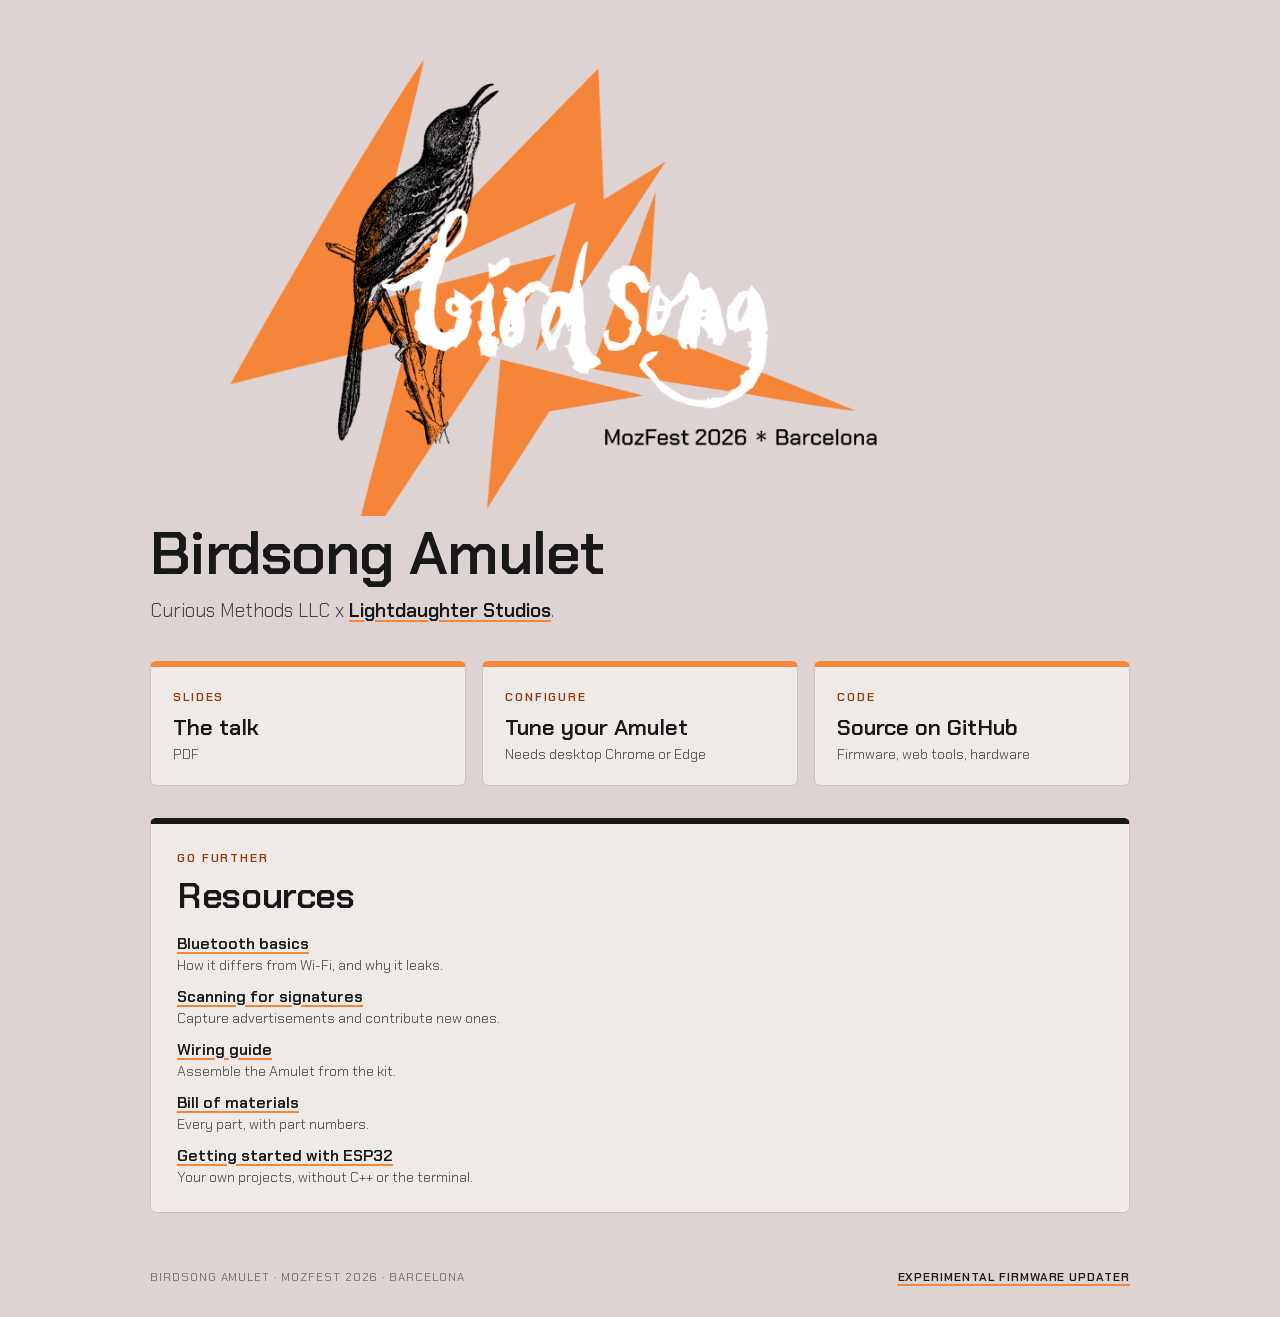
<file: web/index.html>
<!doctype html>
<html lang="en">
<head>
  <meta charset="utf-8">
  <meta name="viewport" content="width=device-width, initial-scale=1">
  <meta name="theme-color" content="#ddd3d2">
  <title>Birdsong Amulet</title>
  <link rel="preload" href="fonts/chakra-petch-300-latin.woff2" as="font" type="font/woff2" crossorigin>
  <link rel="preload" href="fonts/chakra-petch-600-latin.woff2" as="font" type="font/woff2" crossorigin>
  <link rel="stylesheet" href="styles.css">
</head>
<body class="landing-page">
  <header class="masthead">
    <img class="masthead-art" src="birdsong-mozfest-2026.png" width="960" height="540"
      alt="Birdsong. MozFest 2026, Barcelona.">
    <h1>Birdsong Amulet</h1>
    <p class="lede">Curious Methods LLC x <a href="https://www.lightdaughter.com/" target="_blank">Lightdaughter Studios</a>.</p>
  </header>

  <main>
    <nav class="link-list" aria-label="Project links">
      <!-- TODO: drop the PDF into web/ with this name, or change the href. -->
      <a class="link-card" href="birdsong-mozfest-2026-slides.pdf">
        <span class="section-kicker">Slides</span>
        <span class="link-title">The talk</span>
        <span class="link-note">PDF</span>
      </a>
      <a class="link-card" href="config.html">
        <span class="section-kicker">Configure</span>
        <span class="link-title">Tune your Amulet</span>
        <span class="link-note">Needs desktop Chrome or Edge</span>
      </a>
      <a class="link-card" href="https://github.com/such-curious-methods/birdsong-amulet">
        <span class="section-kicker">Code</span>
        <span class="link-title">Source on GitHub</span>
        <span class="link-note">Firmware, web tools, hardware</span>
      </a>
    </nav>

    <section class="resources" aria-labelledby="resources-title">
      <p class="section-kicker">Go further</p>
      <h2 id="resources-title">Resources</h2>
      <ul class="resource-list">
        <li><a href="bluetooth-basics.html">Bluetooth basics</a> <span>How it differs from Wi-Fi, and why it leaks.</span></li>
        <li><a href="scanning.html">Scanning for signatures</a> <span>Capture advertisements and contribute new ones.</span></li>
        <li><a href="wiring.html">Wiring guide</a> <span>Assemble the Amulet from the kit.</span></li>
        <li><a href="bom.html">Bill of materials</a> <span>Every part, with part numbers.</span></li>
        <li><a href="esp32-getting-started.html">Getting started with ESP32</a> <span>Your own projects, without C++ or the terminal.</span></li>
      </ul>
    </section>
  </main>

  <footer>
    <span>Birdsong Amulet · MozFest 2026 · Barcelona</span>
    <a href="flash.html" title="Are you sure? It's probably not going to work.">Experimental firmware updater</a>
  </footer>
</body>
</html>
</file>
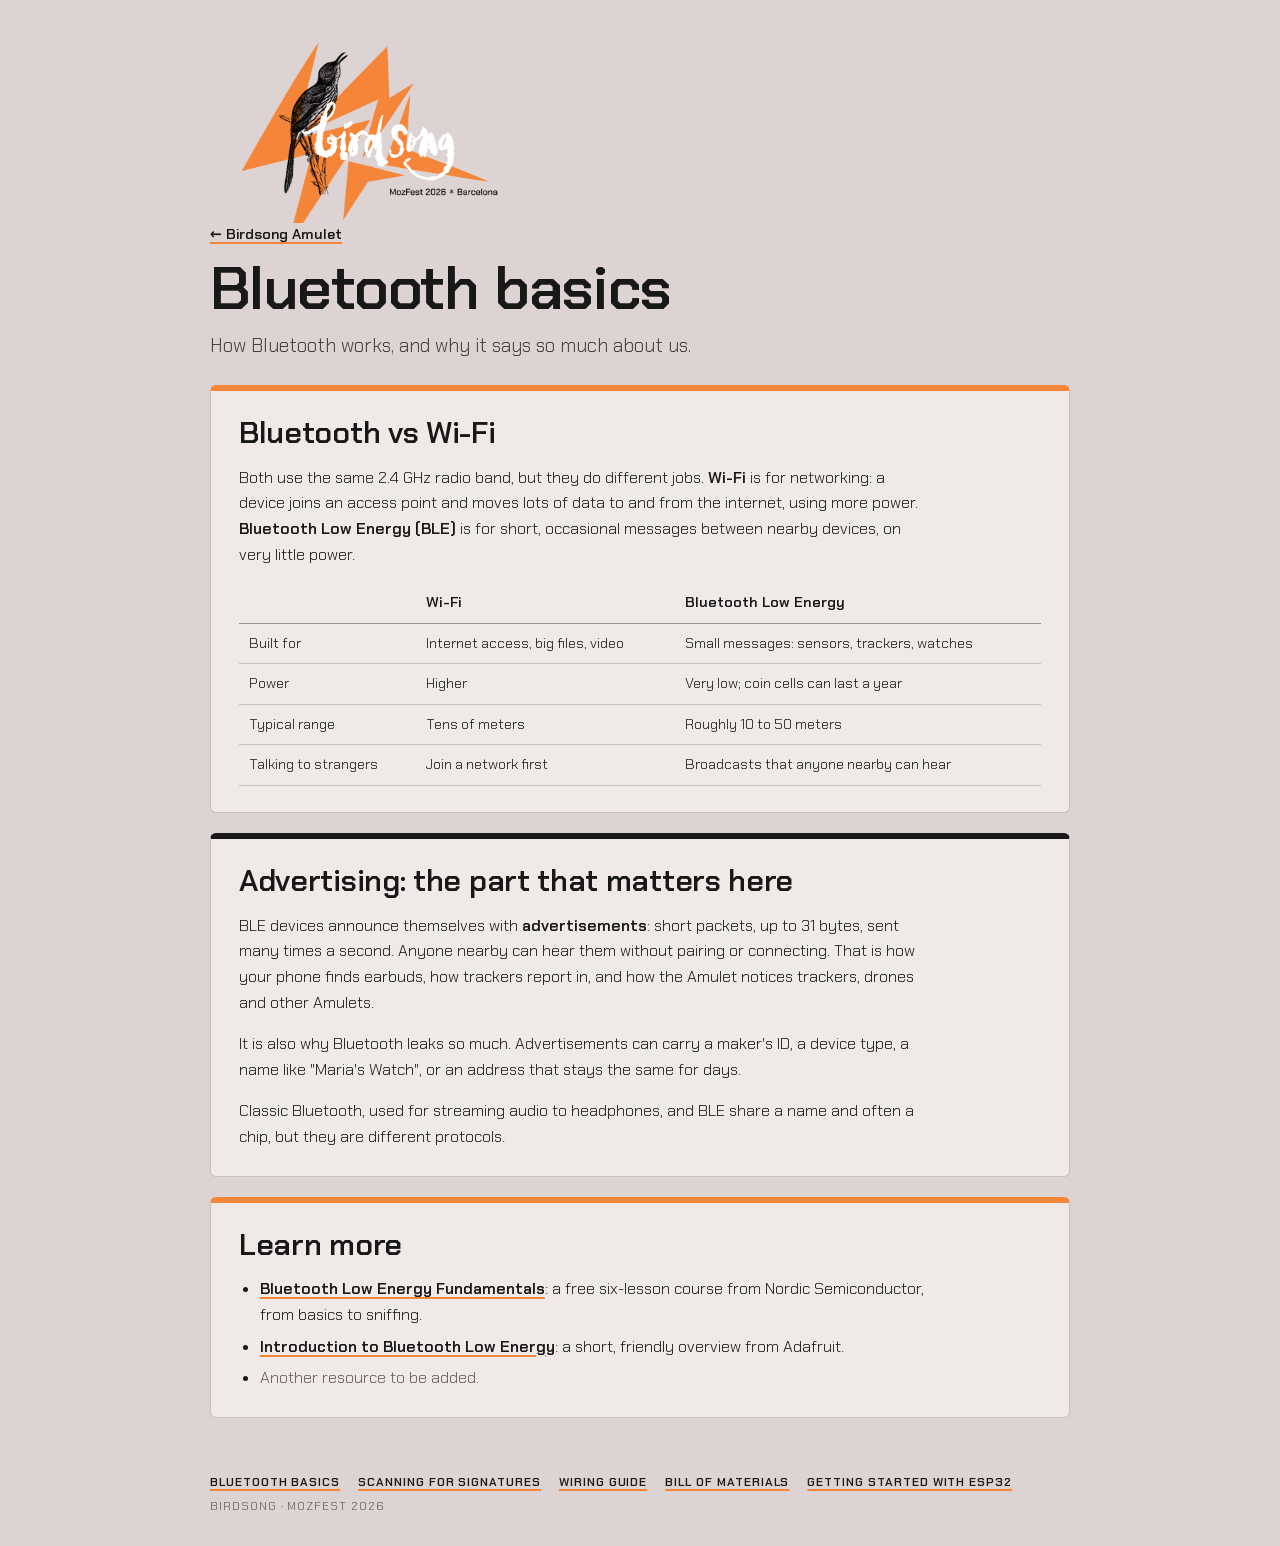
<file: web/bluetooth-basics.html>
<!doctype html>
<html lang="en">
<head>
  <meta charset="utf-8">
  <meta name="viewport" content="width=device-width, initial-scale=1">
  <meta name="theme-color" content="#ddd3d2">
  <title>Bluetooth basics · Birdsong Amulet</title>
  <link rel="preload" href="fonts/chakra-petch-300-latin.woff2" as="font" type="font/woff2" crossorigin>
  <link rel="preload" href="fonts/chakra-petch-600-latin.woff2" as="font" type="font/woff2" crossorigin>
  <link rel="stylesheet" href="styles.css">
</head>
<body class="doc-page">
  <header class="masthead">
    <a class="masthead-link" href="index.html">
      <img class="masthead-art" src="birdsong-mozfest-2026.png" width="960" height="540"
        alt="Birdsong home">
    </a>
    <a class="back-link" href="index.html">&larr; Birdsong Amulet</a>
    <h1>Bluetooth basics</h1>
    <p class="lede">How Bluetooth works, and why it says so much about us.</p>
  </header>

  <main>
    <section class="prose" aria-labelledby="vs-wifi">
      <h2 id="vs-wifi">Bluetooth vs Wi-Fi</h2>
      <p>
        Both use the same 2.4 GHz radio band, but they do different jobs.
        <strong>Wi-Fi</strong> is for networking: a device joins an access point
        and moves lots of data to and from the internet, using more power.
        <strong>Bluetooth Low Energy (BLE)</strong> is for short, occasional
        messages between nearby devices, on very little power.
      </p>
      <div class="table-wrap">
        <table>
          <thead>
            <tr><th></th><th>Wi-Fi</th><th>Bluetooth Low Energy</th></tr>
          </thead>
          <tbody>
            <tr><td>Built for</td><td>Internet access, big files, video</td><td>Small messages: sensors, trackers, watches</td></tr>
            <tr><td>Power</td><td>Higher</td><td>Very low; coin cells can last a year</td></tr>
            <tr><td>Typical range</td><td>Tens of meters</td><td>Roughly 10 to 50 meters</td></tr>
            <tr><td>Talking to strangers</td><td>Join a network first</td><td>Broadcasts that anyone nearby can hear</td></tr>
          </tbody>
        </table>
      </div>
    </section>

    <section class="prose" aria-labelledby="advertising">
      <h2 id="advertising">Advertising: the part that matters here</h2>
      <p>
        BLE devices announce themselves with <strong>advertisements</strong>:
        short packets, up to 31 bytes, sent many times a second. Anyone nearby
        can hear them without pairing or connecting. That is how your phone finds
        earbuds, how trackers report in, and how the Amulet notices trackers,
        drones and other Amulets.
      </p>
      <p>
        It is also why Bluetooth leaks so much. Advertisements can carry a
        maker's ID, a device type, a name like "Maria's Watch", or an address
        that stays the same for days.
      </p>
      <p>
        <em>Classic</em> Bluetooth, used for streaming audio to headphones, and
        BLE share a name and often a chip, but they are different protocols.
      </p>
    </section>

    <section class="prose" aria-labelledby="learn-more">
      <h2 id="learn-more">Learn more</h2>
      <ul>
        <li><a href="https://academy.nordicsemi.com/courses/bluetooth-low-energy-fundamentals/">Bluetooth Low Energy Fundamentals</a>: a free six-lesson course from Nordic Semiconductor, from basics to sniffing.</li>
        <li><a href="https://learn.adafruit.com/introduction-to-bluetooth-low-energy">Introduction to Bluetooth Low Energy</a>: a short, friendly overview from Adafruit.</li>
        <li><span class="placeholder">Another resource to be added.</span></li>
      </ul>
    </section>
  </main>

  <footer>
    <nav class="topic-nav" aria-label="Topics">
      <a href="bluetooth-basics.html" aria-current="page">Bluetooth basics</a>
      <a href="scanning.html">Scanning for signatures</a>
      <a href="wiring.html">Wiring guide</a>
      <a href="bom.html">Bill of materials</a>
      <a href="esp32-getting-started.html">Getting started with ESP32</a>
    </nav>
    <span>Birdsong · MozFest 2026</span>
  </footer>
</body>
</html>
</file>
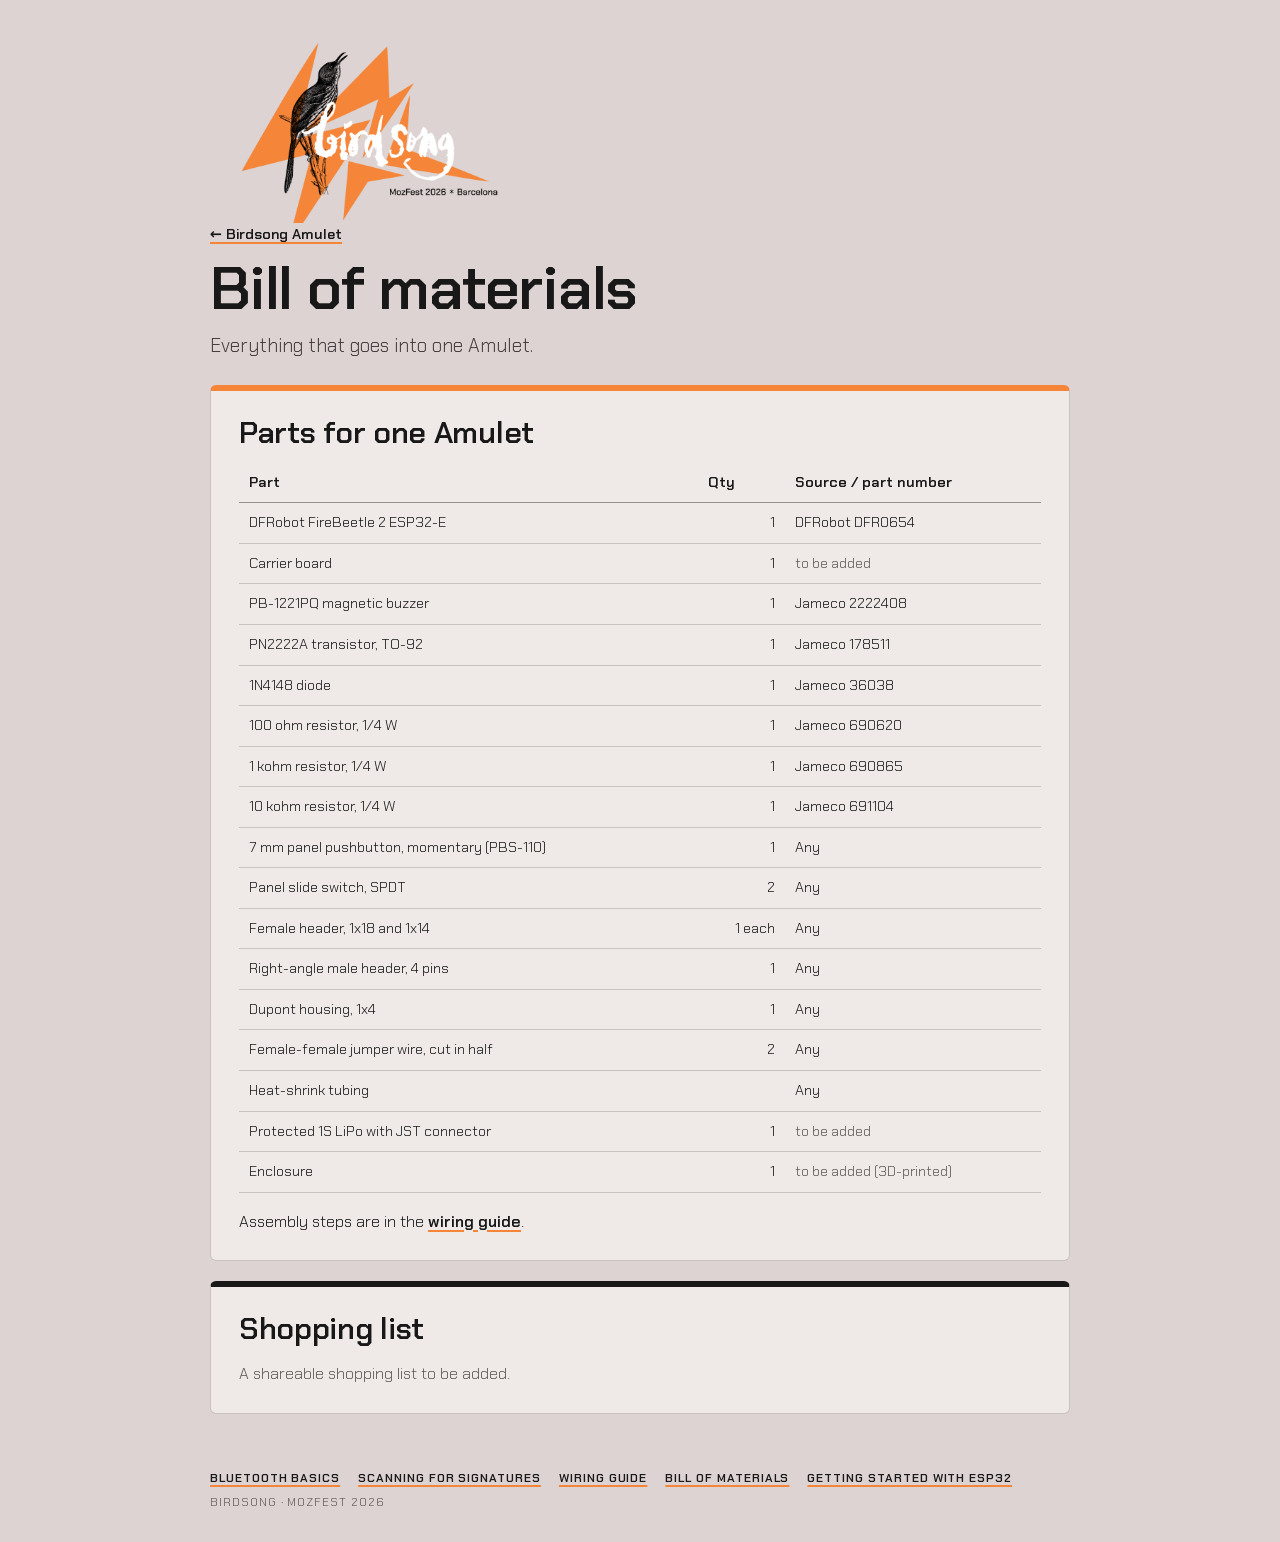
<file: web/bom.html>
<!doctype html>
<html lang="en">
<head>
  <meta charset="utf-8">
  <meta name="viewport" content="width=device-width, initial-scale=1">
  <meta name="theme-color" content="#ddd3d2">
  <title>Bill of materials · Birdsong Amulet</title>
  <link rel="preload" href="fonts/chakra-petch-300-latin.woff2" as="font" type="font/woff2" crossorigin>
  <link rel="preload" href="fonts/chakra-petch-600-latin.woff2" as="font" type="font/woff2" crossorigin>
  <link rel="stylesheet" href="styles.css">
</head>
<body class="doc-page">
  <header class="masthead">
    <a class="masthead-link" href="index.html">
      <img class="masthead-art" src="birdsong-mozfest-2026.png" width="960" height="540"
        alt="Birdsong home">
    </a>
    <a class="back-link" href="index.html">&larr; Birdsong Amulet</a>
    <h1>Bill of materials</h1>
    <p class="lede">Everything that goes into one Amulet.</p>
  </header>

  <main>
    <section class="prose" aria-labelledby="parts">
      <h2 id="parts">Parts for one Amulet</h2>
      <div class="table-wrap">
        <table>
          <thead><tr><th>Part</th><th>Qty</th><th>Source / part number</th></tr></thead>
          <tbody>
            <tr><td>DFRobot FireBeetle 2 ESP32-E</td><td class="num">1</td><td>DFRobot DFR0654</td></tr>
            <tr><td>Carrier board</td><td class="num">1</td><td class="placeholder">to be added</td></tr>
            <tr><td>PB-1221PQ magnetic buzzer</td><td class="num">1</td><td>Jameco 2222408</td></tr>
            <tr><td>PN2222A transistor, TO-92</td><td class="num">1</td><td>Jameco 178511</td></tr>
            <tr><td>1N4148 diode</td><td class="num">1</td><td>Jameco 36038</td></tr>
            <tr><td>100 ohm resistor, 1/4 W</td><td class="num">1</td><td>Jameco 690620</td></tr>
            <tr><td>1 kohm resistor, 1/4 W</td><td class="num">1</td><td>Jameco 690865</td></tr>
            <tr><td>10 kohm resistor, 1/4 W</td><td class="num">1</td><td>Jameco 691104</td></tr>
            <tr><td>7 mm panel pushbutton, momentary (PBS-110)</td><td class="num">1</td><td>Any</td></tr>
            <tr><td>Panel slide switch, SPDT</td><td class="num">2</td><td>Any</td></tr>
            <tr><td>Female header, 1x18 and 1x14</td><td class="num">1 each</td><td>Any</td></tr>
            <tr><td>Right-angle male header, 4 pins</td><td class="num">1</td><td>Any</td></tr>
            <tr><td>Dupont housing, 1x4</td><td class="num">1</td><td>Any</td></tr>
            <tr><td>Female-female jumper wire, cut in half</td><td class="num">2</td><td>Any</td></tr>
            <tr><td>Heat-shrink tubing</td><td class="num"></td><td>Any</td></tr>
            <tr><td>Protected 1S LiPo with JST connector</td><td class="num">1</td><td class="placeholder">to be added</td></tr>
            <tr><td>Enclosure</td><td class="num">1</td><td class="placeholder">to be added (3D-printed)</td></tr>
          </tbody>
        </table>
      </div>
      <p>Assembly steps are in the <a href="wiring.html">wiring guide</a>.</p>
    </section>

    <section class="prose" aria-labelledby="shopping">
      <h2 id="shopping">Shopping list</h2>
      <p class="placeholder">A shareable shopping list to be added.</p>
    </section>
  </main>

  <footer>
    <nav class="topic-nav" aria-label="Topics">
      <a href="bluetooth-basics.html">Bluetooth basics</a>
      <a href="scanning.html">Scanning for signatures</a>
      <a href="wiring.html">Wiring guide</a>
      <a href="bom.html" aria-current="page">Bill of materials</a>
      <a href="esp32-getting-started.html">Getting started with ESP32</a>
    </nav>
    <span>Birdsong · MozFest 2026</span>
  </footer>
</body>
</html>
</file>
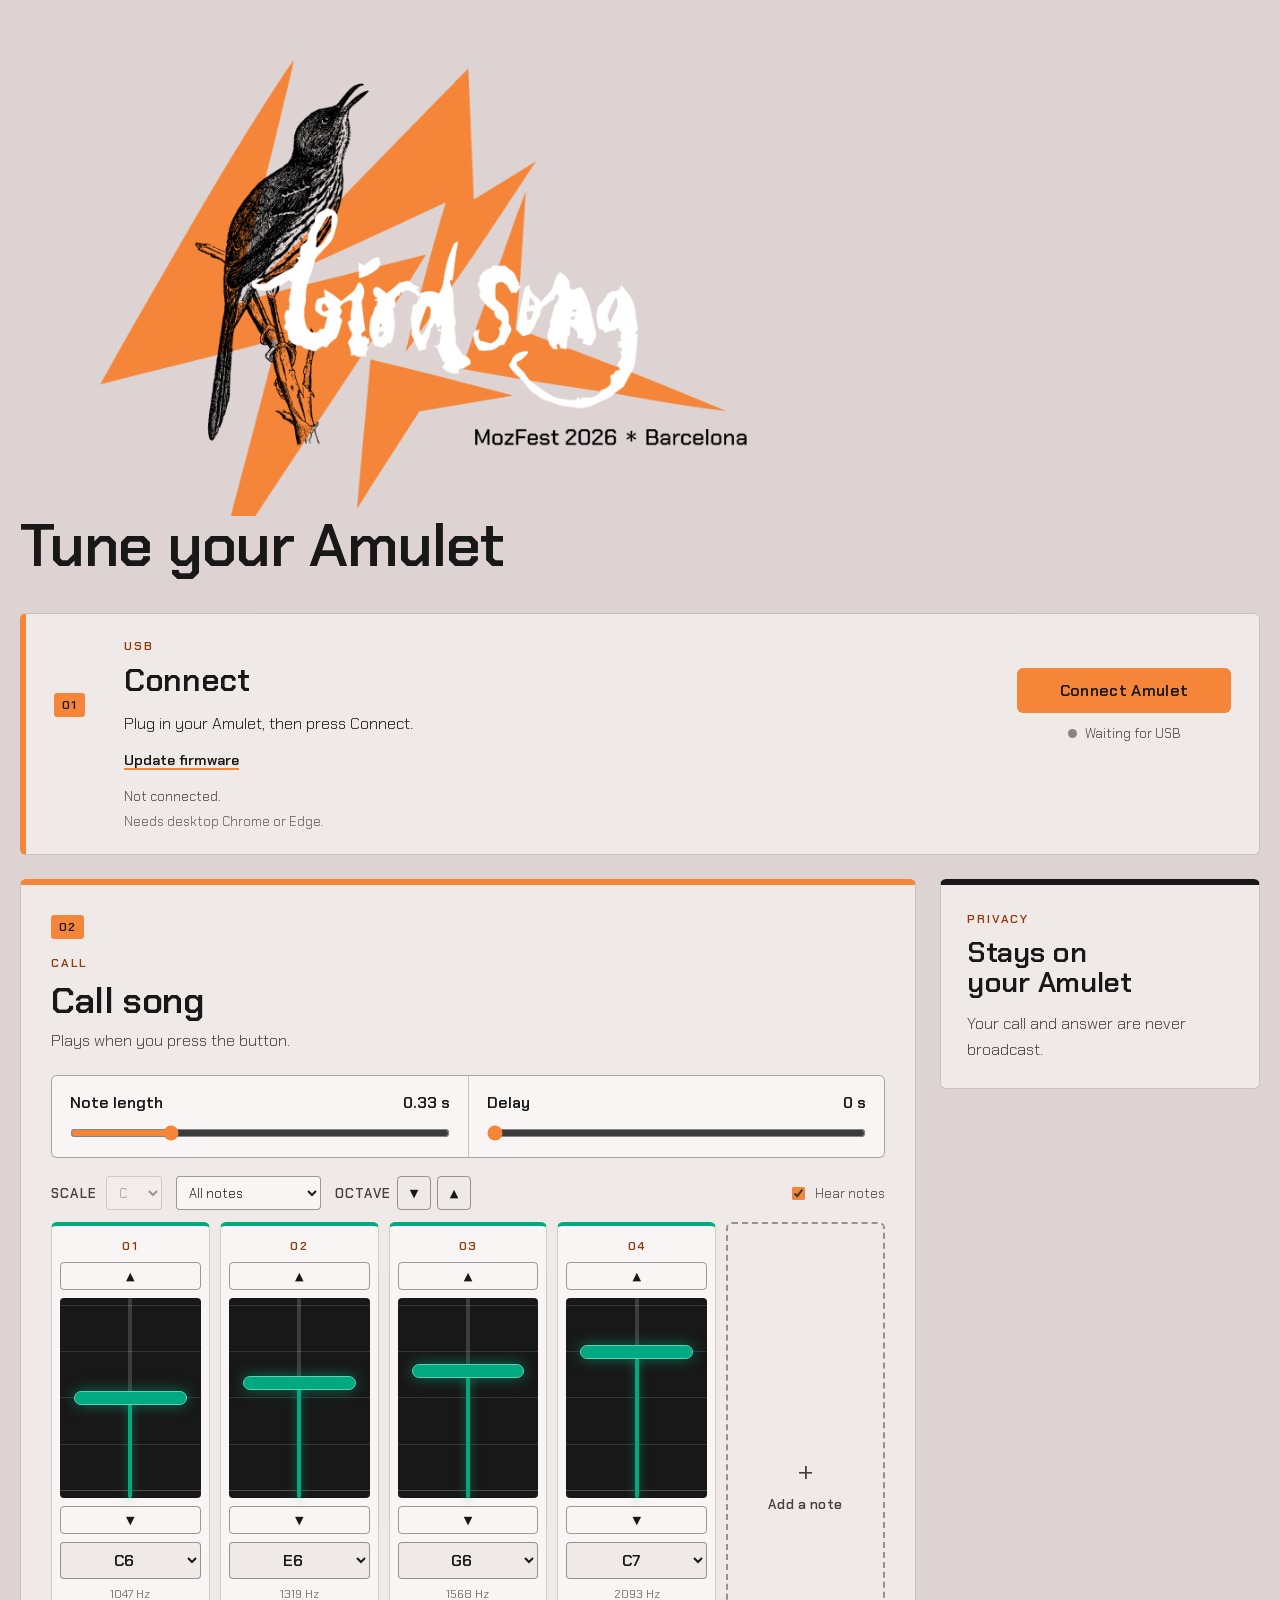
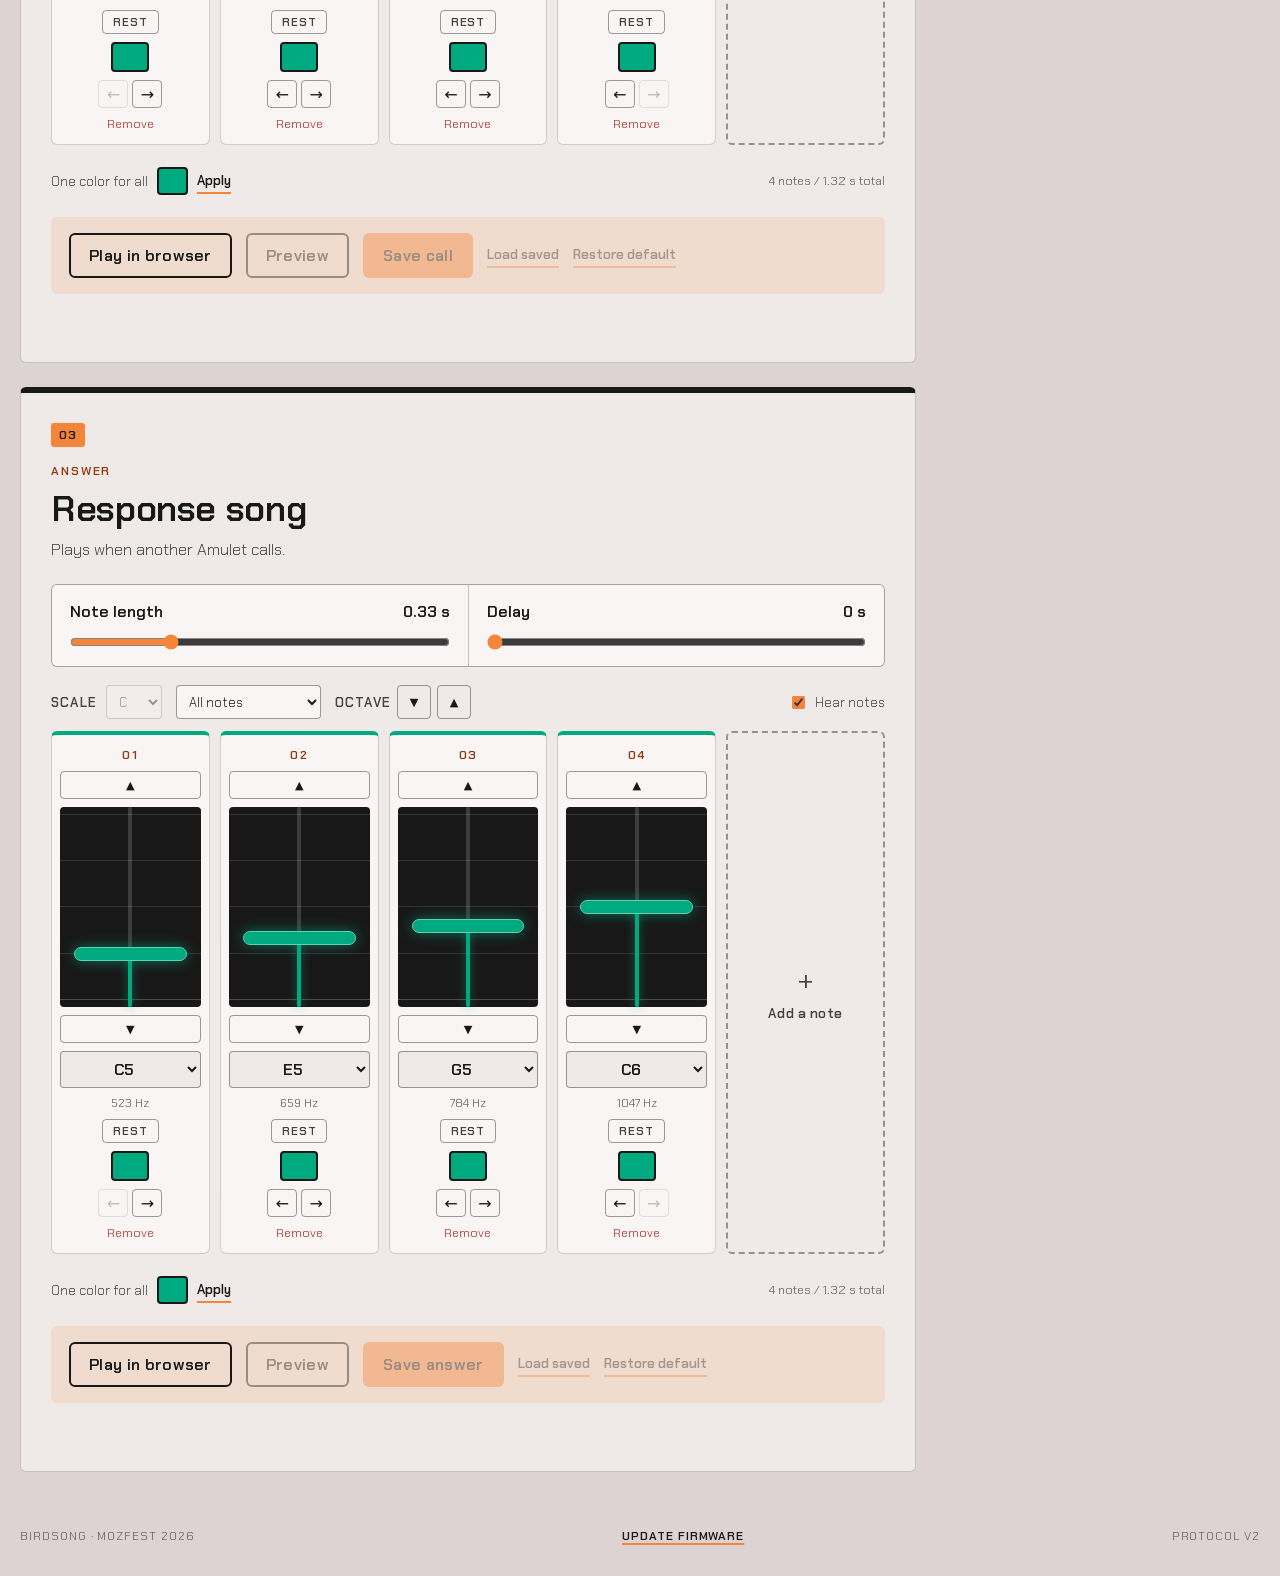
<file: web/config.html>
<!doctype html>
<html lang="en">
<head>
  <meta charset="utf-8">
  <meta name="viewport" content="width=device-width, initial-scale=1">
  <meta name="theme-color" content="#ddd3d2">
  <title>Birdsong Amulet</title>
  <link rel="preload" href="fonts/chakra-petch-300-latin.woff2" as="font" type="font/woff2" crossorigin>
  <link rel="preload" href="fonts/chakra-petch-600-latin.woff2" as="font" type="font/woff2" crossorigin>
  <link rel="stylesheet" href="styles.css">
  <script type="module" src="app.js"></script>
</head>
<body>
  <header class="masthead">
    <a class="masthead-link" href="index.html">
      <img class="masthead-art" src="birdsong-mozfest-2026.png" width="960" height="540"
        alt="Birdsong home">
    </a>
    <div class="title-row">
      <div>
        <h1>Tune your Amulet</h1>
      </div>
    </div>
  </header>

  <main>
    <section class="connection-panel" aria-labelledby="connection-title">
      <div class="section-number">01</div>
      <div class="connection-copy">
        <p class="section-kicker">USB</p>
        <h2 id="connection-title">Connect</h2>
        <p>Plug in your Amulet, then press Connect.</p>
        <p class="firmware-link"><a href="flash.html">Update firmware</a></p>
      </div>
      <div class="connection-actions">
        <button class="button button-primary" id="connectButton" type="button">
          Connect Amulet
        </button>
        <div class="connection-state" id="connectionState" data-state="idle">
          <span class="state-light" aria-hidden="true"></span>
          <span id="connectionLabel">Waiting for USB</span>
        </div>
      </div>
      <p class="connection-feedback" id="connectionFeedback" aria-live="polite">
        Not connected.
      </p>
      <p class="browser-note" id="browserNote">
        Needs desktop Chrome or Edge.
      </p>
    </section>

    <div class="editors">
      <section class="atelier" data-editor="call" aria-labelledby="call-title">
        <div class="atelier-heading">
          <div class="section-number">02</div>
          <p class="section-kicker">Call</p>
          <h2 id="call-title">Call song</h2>
          <p class="atelier-description">Plays when you press the button.</p>
        </div>

        <div class="timing-panel" aria-label="Call timing">
          <label class="timing-control" for="callNoteDuration">
            <span class="timing-name">Note length</span>
            <input id="callNoteDuration" data-role="note-duration" type="range" min="100" max="1000" step="10" value="330">
            <output data-role="note-duration-value" for="callNoteDuration">0.33 s</output>
          </label>
          <label class="timing-control" for="callStartDelay">
            <span class="timing-name">Delay</span>
            <input id="callStartDelay" data-role="start-delay" type="range" min="0" max="1000" step="10" value="0">
            <output data-role="start-delay-value" for="callStartDelay">0 s</output>
          </label>
        </div>

        <div class="scale-bar">
          <label class="scale-field">
            <span>Scale</span>
            <select data-role="scale-root" aria-label="Scale root note"></select>
          </label>
          <select data-role="scale-type" aria-label="Scale type"></select>
          <div class="octave-shift" role="group" aria-label="Move the whole melody by an octave">
            <span>Octave</span>
            <button class="icon-button" data-role="octave-down" type="button" aria-label="Move the whole melody down an octave">&#9660;</button>
            <button class="icon-button" data-role="octave-up" type="button" aria-label="Move the whole melody up an octave">&#9650;</button>
          </div>
          <label class="audition-toggle">
            <input data-role="audition" type="checkbox" checked>
            Hear notes
          </label>
        </div>

        <div class="steps" data-role="steps" role="list" aria-label="Call melody">
          <div class="add-step-cell" data-role="add-step-cell" role="listitem">
            <button class="add-step-button" data-role="add-step" type="button">
              <span class="add-step-plus" aria-hidden="true">+</span>
              Add a note
            </button>
          </div>
        </div>

        <div class="compose-tools">
          <div class="paint-all">
            <label for="callPaintAllColor">One color for all</label>
            <input id="callPaintAllColor" data-role="paint-all-color" type="color" value="#00aa80">
            <button class="text-button" data-role="paint-all" type="button">Apply</button>
          </div>
          <p class="duration" data-role="duration">4 notes / 1.32 s total</p>
        </div>

        <div class="action-bar">
          <div class="action-buttons">
            <button class="button button-secondary" data-role="browser-preview" type="button">
              Play in browser
            </button>
            <button class="button button-secondary device-action" data-role="preview" type="button" disabled>
              Preview
            </button>
            <button class="button button-primary device-action" data-role="save" type="button" disabled>
              Save call
            </button>
            <button class="text-button device-action" data-role="load" type="button" disabled>
              Load saved
            </button>
            <button class="text-button device-action" data-role="reset" type="button" disabled>
              Restore default
            </button>
          </div>
        </div>

        <div class="feedback" data-role="feedback" data-kind="quiet" aria-live="polite"></div>
      </section>

      <section class="atelier" data-editor="response" aria-labelledby="response-title">
        <div class="atelier-heading">
          <div class="section-number">03</div>
          <p class="section-kicker">Answer</p>
          <h2 id="response-title">Response song</h2>
          <p class="atelier-description">Plays when another Amulet calls.</p>
        </div>

        <div class="timing-panel" aria-label="Answer timing">
          <label class="timing-control" for="responseNoteDuration">
            <span class="timing-name">Note length</span>
            <input id="responseNoteDuration" data-role="note-duration" type="range" min="100" max="1000" step="10" value="330">
            <output data-role="note-duration-value" for="responseNoteDuration">0.33 s</output>
          </label>
          <label class="timing-control" for="responseStartDelay">
            <span class="timing-name">Delay</span>
            <input id="responseStartDelay" data-role="start-delay" type="range" min="0" max="1000" step="10" value="0">
            <output data-role="start-delay-value" for="responseStartDelay">0 s</output>
          </label>
        </div>

        <div class="scale-bar">
          <label class="scale-field">
            <span>Scale</span>
            <select data-role="scale-root" aria-label="Scale root note"></select>
          </label>
          <select data-role="scale-type" aria-label="Scale type"></select>
          <div class="octave-shift" role="group" aria-label="Move the whole melody by an octave">
            <span>Octave</span>
            <button class="icon-button" data-role="octave-down" type="button" aria-label="Move the whole melody down an octave">&#9660;</button>
            <button class="icon-button" data-role="octave-up" type="button" aria-label="Move the whole melody up an octave">&#9650;</button>
          </div>
          <label class="audition-toggle">
            <input data-role="audition" type="checkbox" checked>
            Hear notes
          </label>
        </div>

        <div class="steps" data-role="steps" role="list" aria-label="Answer melody">
          <div class="add-step-cell" data-role="add-step-cell" role="listitem">
            <button class="add-step-button" data-role="add-step" type="button">
              <span class="add-step-plus" aria-hidden="true">+</span>
              Add a note
            </button>
          </div>
        </div>

        <div class="compose-tools">
          <div class="paint-all">
            <label for="responsePaintAllColor">One color for all</label>
            <input id="responsePaintAllColor" data-role="paint-all-color" type="color" value="#00aa80">
            <button class="text-button" data-role="paint-all" type="button">Apply</button>
          </div>
          <p class="duration" data-role="duration">4 notes / 1.32 s total</p>
        </div>

        <div class="action-bar">
          <div class="action-buttons">
            <button class="button button-secondary" data-role="browser-preview" type="button">
              Play in browser
            </button>
            <button class="button button-secondary device-action" data-role="preview" type="button" disabled>
              Preview
            </button>
            <button class="button button-primary device-action" data-role="save" type="button" disabled>
              Save answer
            </button>
            <button class="text-button device-action" data-role="load" type="button" disabled>
              Load saved
            </button>
            <button class="text-button device-action" data-role="reset" type="button" disabled>
              Restore default
            </button>
          </div>
        </div>

        <div class="feedback" data-role="feedback" data-kind="quiet" aria-live="polite"></div>
      </section>
    </div>

    <aside class="privacy-note" aria-labelledby="privacy-title">
      <p class="section-kicker">Privacy</p>
      <h2 id="privacy-title">Stays on your Amulet</h2>
      <p>Your call and answer are never broadcast.</p>
    </aside>
  </main>

  <footer>
    <span>Birdsong · MozFest 2026</span>
    <a href="flash.html">Update firmware</a>
    <span>Protocol v2</span>
  </footer>

  <template id="stepTemplate">
    <article class="tone-card" role="listitem">
      <span class="step-number"></span>
      <button class="icon-button nudge-button nudge-up" type="button">&#9650;</button>
      <div class="pitch-track">
        <span class="pitch-rail" aria-hidden="true"></span>
        <span class="pitch-fill" aria-hidden="true"></span>
        <span class="pitch-knob" aria-hidden="true"></span>
        <input class="pitch-slider" type="range" orient="vertical" min="0" step="1">
      </div>
      <button class="icon-button nudge-button nudge-down" type="button">&#9660;</button>
      <label class="note-field">
        <span class="sr-only">Note</span>
        <select class="note-select"></select>
      </label>
      <div class="frequency"></div>
      <button class="rest-toggle" type="button" aria-pressed="false">Rest</button>
      <label class="color-field">
        <span class="sr-only">Light</span>
        <input class="color-input" type="color">
        <span class="color-value sr-only"></span>
      </label>
      <div class="reorder-buttons" role="group" aria-label="Reorder note">
        <button class="icon-button move-up" type="button" aria-label="Move note earlier">&larr;</button>
        <button class="icon-button move-down" type="button" aria-label="Move note later">&rarr;</button>
      </div>
      <button class="remove-button" type="button">Remove</button>
    </article>
  </template>
</body>
</html>
</file>
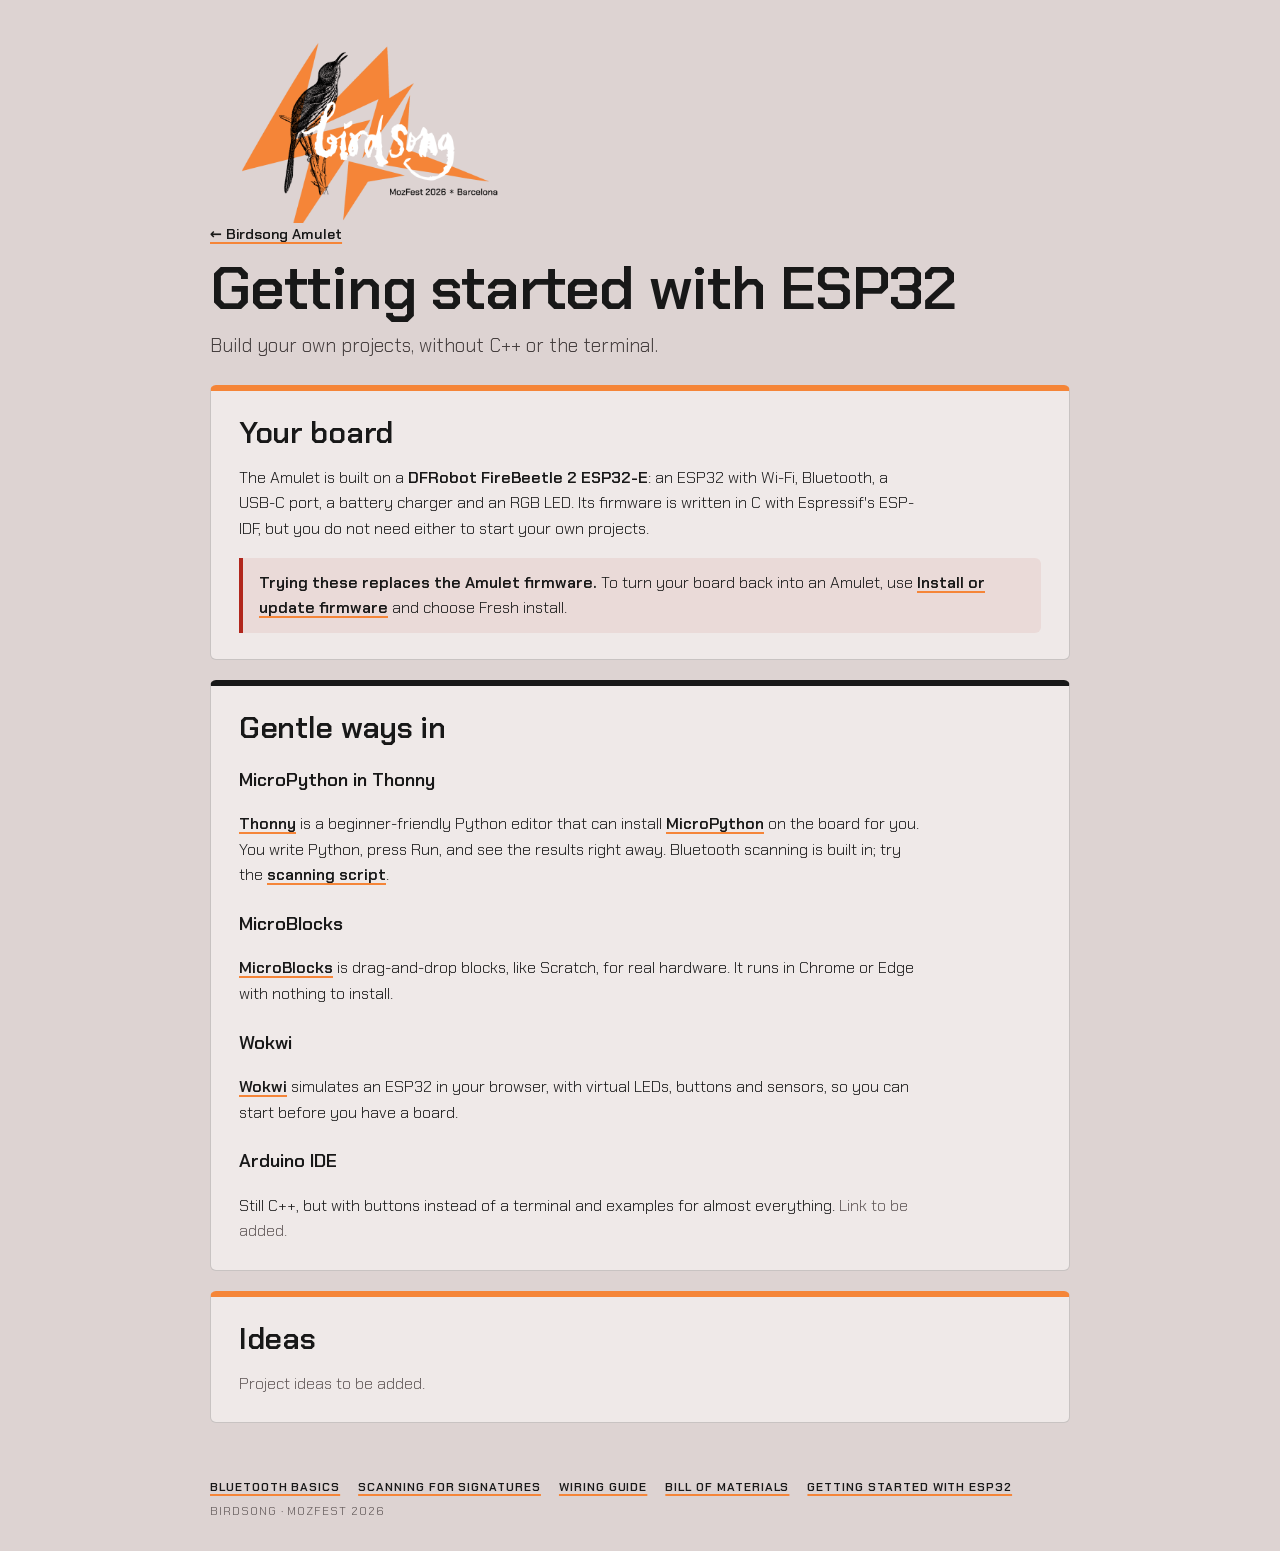
<file: web/esp32-getting-started.html>
<!doctype html>
<html lang="en">
<head>
  <meta charset="utf-8">
  <meta name="viewport" content="width=device-width, initial-scale=1">
  <meta name="theme-color" content="#ddd3d2">
  <title>Getting started with ESP32 · Birdsong Amulet</title>
  <link rel="preload" href="fonts/chakra-petch-300-latin.woff2" as="font" type="font/woff2" crossorigin>
  <link rel="preload" href="fonts/chakra-petch-600-latin.woff2" as="font" type="font/woff2" crossorigin>
  <link rel="stylesheet" href="styles.css">
</head>
<body class="doc-page">
  <header class="masthead">
    <a class="masthead-link" href="index.html">
      <img class="masthead-art" src="birdsong-mozfest-2026.png" width="960" height="540"
        alt="Birdsong home">
    </a>
    <a class="back-link" href="index.html">&larr; Birdsong Amulet</a>
    <h1>Getting started with ESP32</h1>
    <p class="lede">Build your own projects, without C++ or the terminal.</p>
  </header>

  <main>
    <section class="prose" aria-labelledby="board">
      <h2 id="board">Your board</h2>
      <p>
        The Amulet is built on a <strong>DFRobot FireBeetle 2 ESP32-E</strong>:
        an ESP32 with Wi-Fi, Bluetooth, a USB-C port, a battery charger and an
        RGB LED. Its firmware is written in C with Espressif's ESP-IDF, but you
        do not need either to start your own projects.
      </p>
      <div class="callout warning">
        <strong>Trying these replaces the Amulet firmware.</strong> To turn your
        board back into an Amulet, use <a href="flash.html">Install or update
        firmware</a> and choose <em>Fresh install</em>.
      </div>
    </section>

    <section class="prose" aria-labelledby="options">
      <h2 id="options">Gentle ways in</h2>
      <h3>MicroPython in Thonny</h3>
      <p>
        <a href="https://thonny.org/">Thonny</a> is a beginner-friendly Python
        editor that can install <a href="https://micropython.org/download/ESP32_GENERIC/">MicroPython</a>
        on the board for you. You write Python, press Run, and see the results
        right away. Bluetooth scanning is built in; try the
        <a href="scanning.html">scanning script</a>.
      </p>
      <h3>MicroBlocks</h3>
      <p>
        <a href="https://microblocks.fun/">MicroBlocks</a> is drag-and-drop
        blocks, like Scratch, for real hardware. It runs in Chrome or Edge with
        nothing to install.
      </p>
      <h3>Wokwi</h3>
      <p>
        <a href="https://wokwi.com/">Wokwi</a> simulates an ESP32 in your
        browser, with virtual LEDs, buttons and sensors, so you can start
        before you have a board.
      </p>
      <h3>Arduino IDE</h3>
      <p>
        Still C++, but with buttons instead of a terminal and examples for
        almost everything. <span class="placeholder">Link to be added.</span>
      </p>
    </section>

    <section class="prose" aria-labelledby="ideas">
      <h2 id="ideas">Ideas</h2>
      <p class="placeholder">Project ideas to be added.</p>
    </section>
  </main>

  <footer>
    <nav class="topic-nav" aria-label="Topics">
      <a href="bluetooth-basics.html">Bluetooth basics</a>
      <a href="scanning.html">Scanning for signatures</a>
      <a href="wiring.html">Wiring guide</a>
      <a href="bom.html">Bill of materials</a>
      <a href="esp32-getting-started.html" aria-current="page">Getting started with ESP32</a>
    </nav>
    <span>Birdsong · MozFest 2026</span>
  </footer>
</body>
</html>
</file>
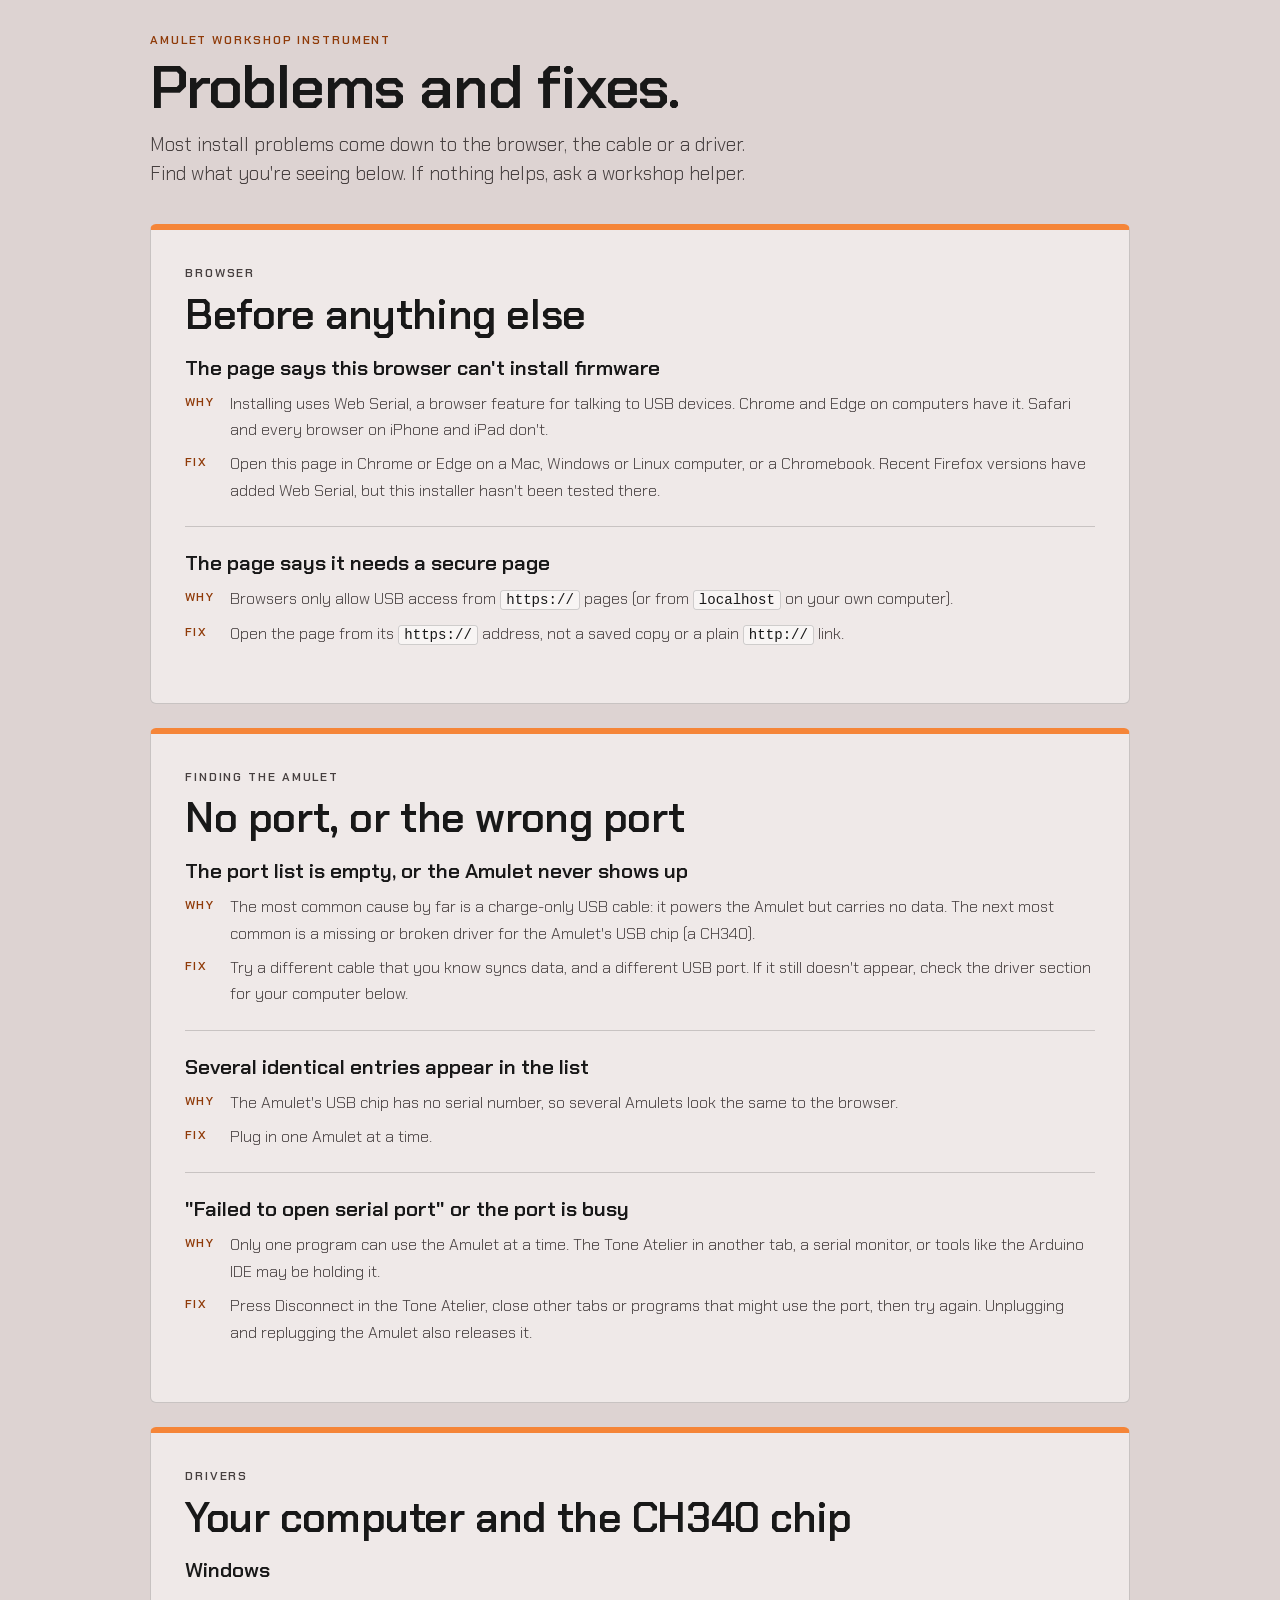
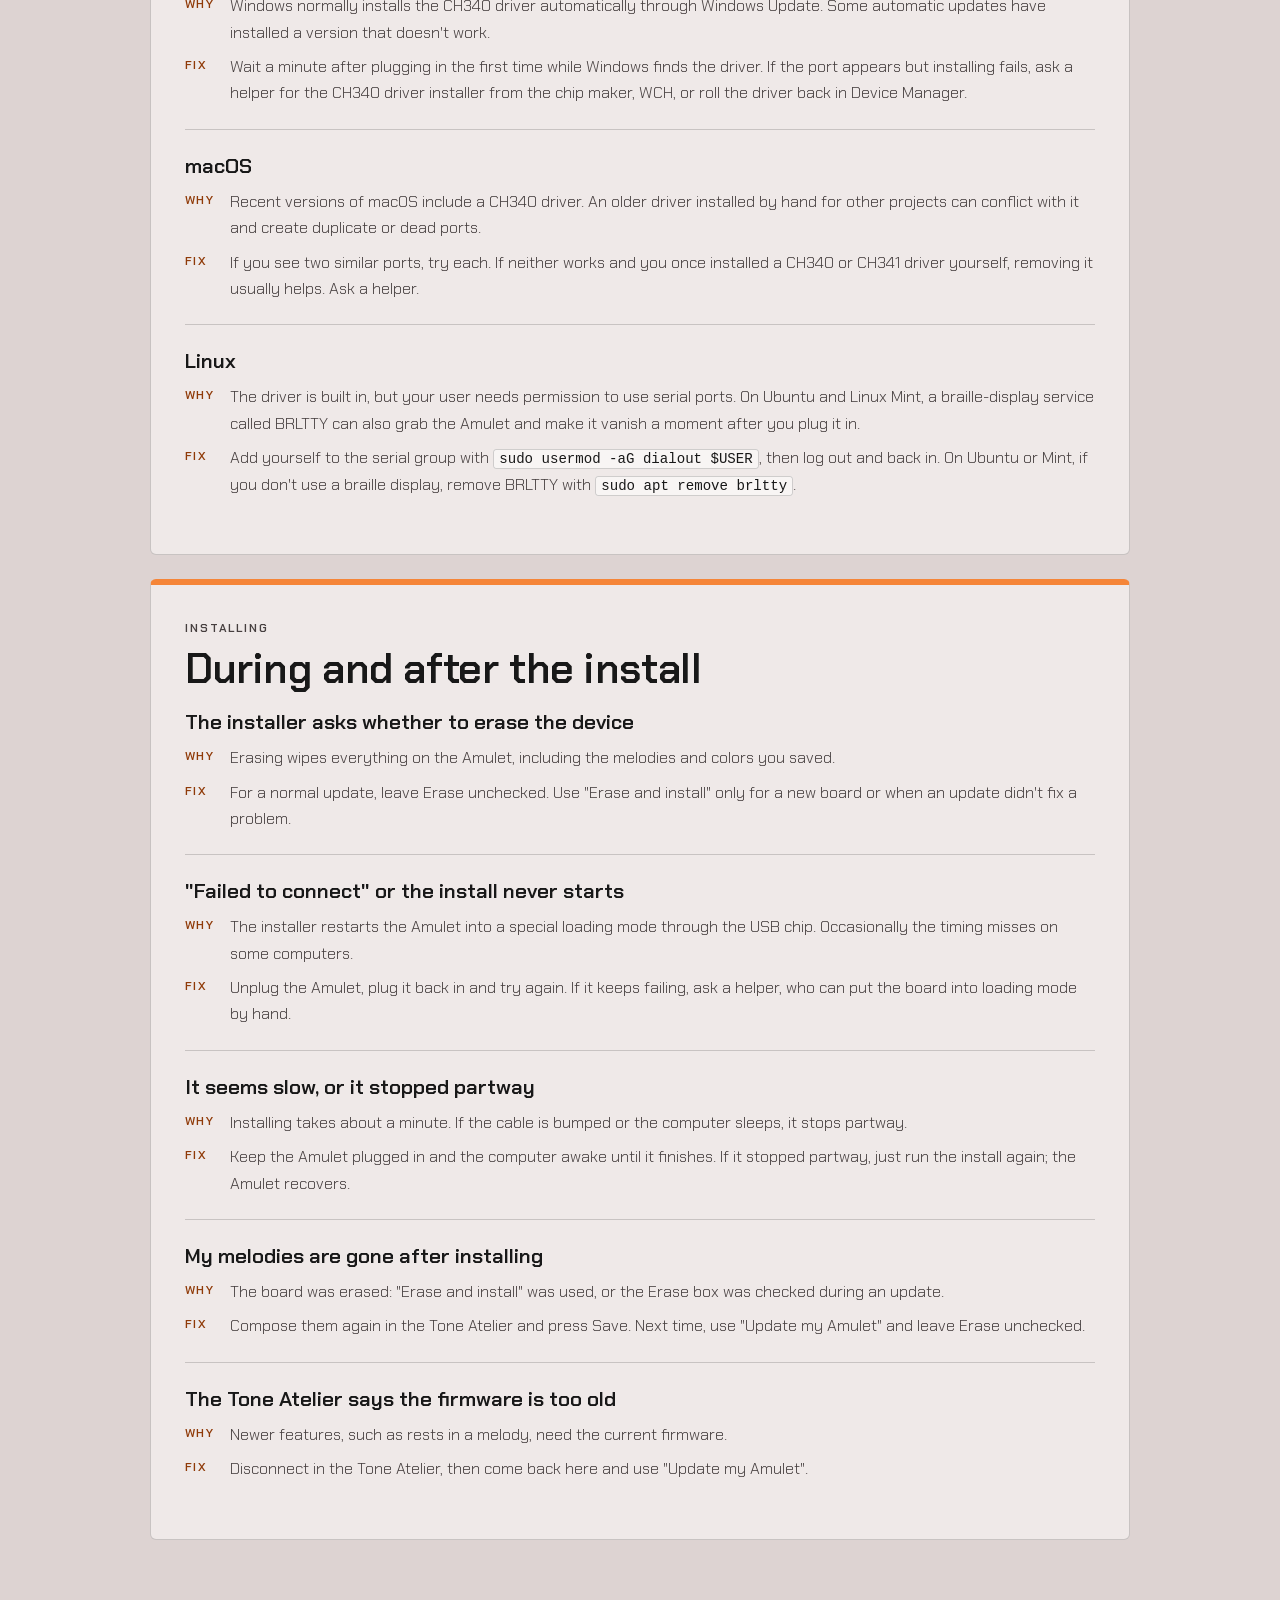
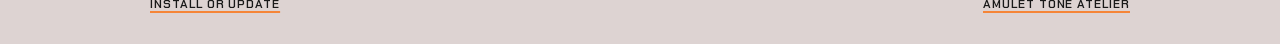
<file: web/flash-help.html>
<!doctype html>
<html lang="en">
<head>
  <meta charset="utf-8">
  <meta name="viewport" content="width=device-width, initial-scale=1">
  <meta name="theme-color" content="#ddd3d2">
  <title>Firmware Help</title>
  <link rel="stylesheet" href="styles.css">
  <link rel="stylesheet" href="flash.css">
</head>
<body class="flash-page">

  <header class="masthead">
    <p class="eyebrow">Amulet workshop instrument</p>
    <h1>Problems and fixes.</h1>
    <p class="lede">
      Most install problems come down to the browser, the cable or a driver.
      Find what you're seeing below. If nothing helps, ask a workshop helper.
    </p>
  </header>

  <main>
    <section class="flash-panel" aria-labelledby="browser-title">
      <p class="section-kicker">Browser</p>
      <h2 id="browser-title">Before anything else</h2>

      <article class="gotcha" id="unsupported-browser">
        <h3>The page says this browser can't install firmware</h3>
        <dl>
          <dt>Why</dt>
          <dd>Installing uses Web Serial, a browser feature for talking to USB devices. Chrome and Edge on computers have it. Safari and every browser on iPhone and iPad don't.</dd>
          <dt>Fix</dt>
          <dd>Open this page in Chrome or Edge on a Mac, Windows or Linux computer, or a Chromebook. Recent Firefox versions have added Web Serial, but this installer hasn't been tested there.</dd>
        </dl>
      </article>

      <article class="gotcha" id="not-secure">
        <h3>The page says it needs a secure page</h3>
        <dl>
          <dt>Why</dt>
          <dd>Browsers only allow USB access from <code>https://</code> pages (or from <code>localhost</code> on your own computer).</dd>
          <dt>Fix</dt>
          <dd>Open the page from its <code>https://</code> address, not a saved copy or a plain <code>http://</code> link.</dd>
        </dl>
      </article>
    </section>

    <section class="flash-panel" aria-labelledby="port-title">
      <p class="section-kicker">Finding the Amulet</p>
      <h2 id="port-title">No port, or the wrong port</h2>

      <article class="gotcha" id="no-port">
        <h3>The port list is empty, or the Amulet never shows up</h3>
        <dl>
          <dt>Why</dt>
          <dd>The most common cause by far is a charge-only USB cable: it powers the Amulet but carries no data. The next most common is a missing or broken driver for the Amulet's USB chip (a CH340).</dd>
          <dt>Fix</dt>
          <dd>Try a different cable that you know syncs data, and a different USB port. If it still doesn't appear, check the driver section for your computer below.</dd>
        </dl>
      </article>

      <article class="gotcha" id="several-boards">
        <h3>Several identical entries appear in the list</h3>
        <dl>
          <dt>Why</dt>
          <dd>The Amulet's USB chip has no serial number, so several Amulets look the same to the browser.</dd>
          <dt>Fix</dt>
          <dd>Plug in one Amulet at a time.</dd>
        </dl>
      </article>

      <article class="gotcha" id="port-busy">
        <h3>"Failed to open serial port" or the port is busy</h3>
        <dl>
          <dt>Why</dt>
          <dd>Only one program can use the Amulet at a time. The Tone Atelier in another tab, a serial monitor, or tools like the Arduino IDE may be holding it.</dd>
          <dt>Fix</dt>
          <dd>Press Disconnect in the Tone Atelier, close other tabs or programs that might use the port, then try again. Unplugging and replugging the Amulet also releases it.</dd>
        </dl>
      </article>
    </section>

    <section class="flash-panel" aria-labelledby="driver-title">
      <p class="section-kicker">Drivers</p>
      <h2 id="driver-title">Your computer and the CH340 chip</h2>

      <article class="gotcha" id="windows">
        <h3>Windows</h3>
        <dl>
          <dt>Why</dt>
          <dd>Windows normally installs the CH340 driver automatically through Windows Update. Some automatic updates have installed a version that doesn't work.</dd>
          <dt>Fix</dt>
          <dd>Wait a minute after plugging in the first time while Windows finds the driver. If the port appears but installing fails, ask a helper for the CH340 driver installer from the chip maker, WCH, or roll the driver back in Device Manager.</dd>
        </dl>
      </article>

      <article class="gotcha" id="macos">
        <h3>macOS</h3>
        <dl>
          <dt>Why</dt>
          <dd>Recent versions of macOS include a CH340 driver. An older driver installed by hand for other projects can conflict with it and create duplicate or dead ports.</dd>
          <dt>Fix</dt>
          <dd>If you see two similar ports, try each. If neither works and you once installed a CH340 or CH341 driver yourself, removing it usually helps. Ask a helper.</dd>
        </dl>
      </article>

      <article class="gotcha" id="linux">
        <h3>Linux</h3>
        <dl>
          <dt>Why</dt>
          <dd>The driver is built in, but your user needs permission to use serial ports. On Ubuntu and Linux Mint, a braille-display service called BRLTTY can also grab the Amulet and make it vanish a moment after you plug it in.</dd>
          <dt>Fix</dt>
          <dd>Add yourself to the serial group with <code>sudo usermod -aG dialout $USER</code>, then log out and back in. On Ubuntu or Mint, if you don't use a braille display, remove BRLTTY with <code>sudo apt remove brltty</code>.</dd>
        </dl>
      </article>
    </section>

    <section class="flash-panel" aria-labelledby="install-title">
      <p class="section-kicker">Installing</p>
      <h2 id="install-title">During and after the install</h2>

      <article class="gotcha" id="erase">
        <h3>The installer asks whether to erase the device</h3>
        <dl>
          <dt>Why</dt>
          <dd>Erasing wipes everything on the Amulet, including the melodies and colors you saved.</dd>
          <dt>Fix</dt>
          <dd>For a normal update, leave Erase unchecked. Use "Erase and install" only for a new board or when an update didn't fix a problem.</dd>
        </dl>
      </article>

      <article class="gotcha" id="no-connect">
        <h3>"Failed to connect" or the install never starts</h3>
        <dl>
          <dt>Why</dt>
          <dd>The installer restarts the Amulet into a special loading mode through the USB chip. Occasionally the timing misses on some computers.</dd>
          <dt>Fix</dt>
          <dd>Unplug the Amulet, plug it back in and try again. If it keeps failing, ask a helper, who can put the board into loading mode by hand.</dd>
        </dl>
      </article>

      <article class="gotcha" id="slow">
        <h3>It seems slow, or it stopped partway</h3>
        <dl>
          <dt>Why</dt>
          <dd>Installing takes about a minute. If the cable is bumped or the computer sleeps, it stops partway.</dd>
          <dt>Fix</dt>
          <dd>Keep the Amulet plugged in and the computer awake until it finishes. If it stopped partway, just run the install again; the Amulet recovers.</dd>
        </dl>
      </article>

      <article class="gotcha" id="melodies-gone">
        <h3>My melodies are gone after installing</h3>
        <dl>
          <dt>Why</dt>
          <dd>The board was erased: "Erase and install" was used, or the Erase box was checked during an update.</dd>
          <dt>Fix</dt>
          <dd>Compose them again in the Tone Atelier and press Save. Next time, use "Update my Amulet" and leave Erase unchecked.</dd>
        </dl>
      </article>

      <article class="gotcha" id="too-old">
        <h3>The Tone Atelier says the firmware is too old</h3>
        <dl>
          <dt>Why</dt>
          <dd>Newer features, such as rests in a melody, need the current firmware.</dd>
          <dt>Fix</dt>
          <dd>Disconnect in the Tone Atelier, then come back here and use "Update my Amulet".</dd>
        </dl>
      </article>
    </section>
  </main>

  <footer>
    <a href="flash.html">Install or update</a>
    <a href="config.html">Amulet Tone Atelier</a>
  </footer>
</body>
</html>
</file>
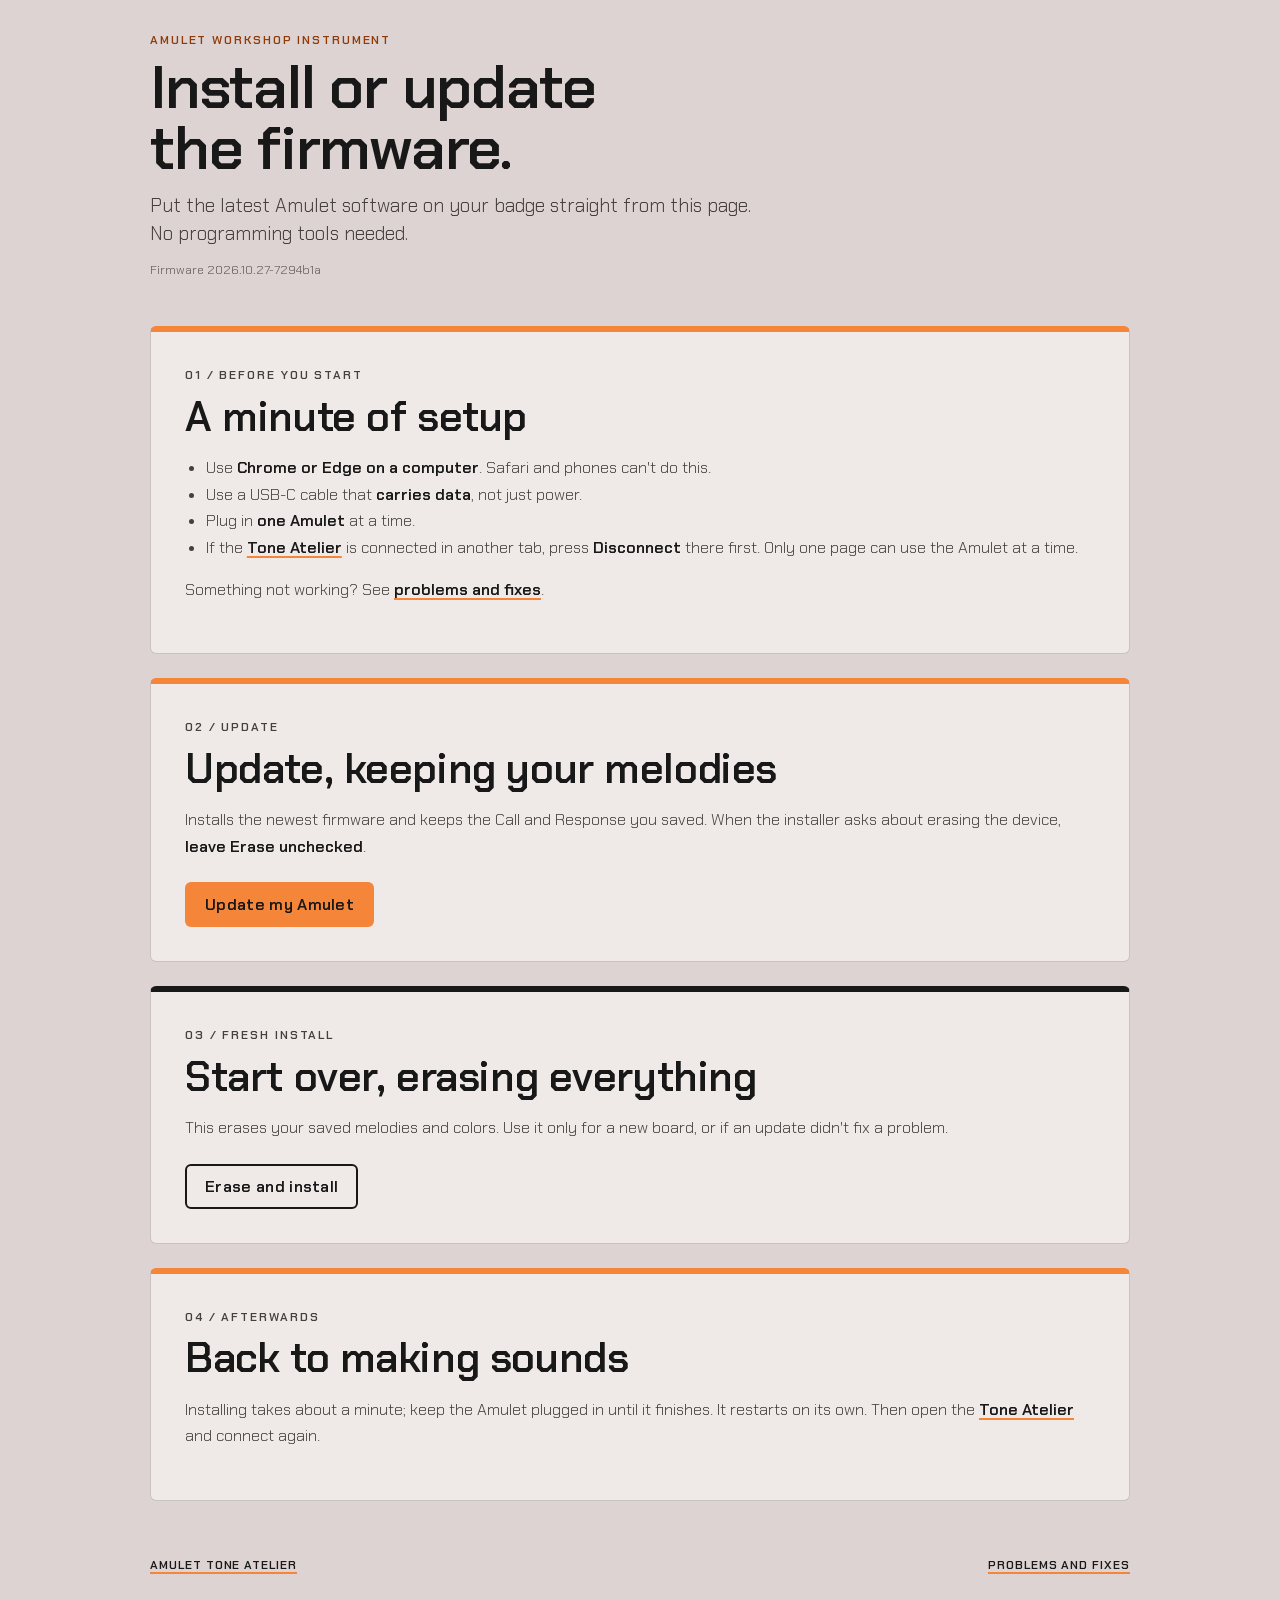
<file: web/flash.html>
<!doctype html>
<html lang="en">
<head>
  <meta charset="utf-8">
  <meta name="viewport" content="width=device-width, initial-scale=1">
  <meta name="theme-color" content="#ddd3d2">
  <title>Amulet Firmware</title>
  <link rel="stylesheet" href="styles.css">
  <link rel="stylesheet" href="flash.css">
  <script type="module" src="vendor/esp-web-tools-10.4.0/install-button.js"></script>
  <script type="module" src="flash.js"></script>
</head>
<body class="flash-page">

  <header class="masthead">
    <p class="eyebrow">Amulet workshop instrument</p>
    <h1>Install or update the firmware.</h1>
    <p class="lede">
      Put the latest Amulet software on your badge straight from this page. No
      programming tools needed.
    </p>
    <p class="firmware-version" id="firmwareVersion" aria-live="polite">Checking the packaged firmware...</p>
  </header>

  <main>
    <section class="flash-panel" aria-labelledby="before-title">
      <p class="section-kicker">01 / Before you start</p>
      <h2 id="before-title">A minute of setup</h2>
      <ul>
        <li>Use <strong>Chrome or Edge on a computer</strong>. Safari and phones can't do this.</li>
        <li>Use a USB-C cable that <strong>carries data</strong>, not just power.</li>
        <li>Plug in <strong>one Amulet</strong> at a time.</li>
        <li>If the <a href="config.html">Tone Atelier</a> is connected in another tab, press <strong>Disconnect</strong> there first. Only one page can use the Amulet at a time.</li>
      </ul>
      <p>Something not working? See <a href="flash-help.html">problems and fixes</a>.</p>
    </section>

    <section class="flash-panel" aria-labelledby="update-title">
      <p class="section-kicker">02 / Update</p>
      <h2 id="update-title">Update, keeping your melodies</h2>
      <p>
        Installs the newest firmware and keeps the Call and Response you saved.
        When the installer asks about erasing the device, <strong>leave Erase
        unchecked</strong>.
      </p>
      <div class="flash-action">
        <esp-web-install-button manifest="firmware/manifest-update.json">
          <button class="button button-primary" slot="activate" type="button">Update my Amulet</button>
          <span class="install-note" slot="unsupported">
            This browser can't install firmware. Open this page in Chrome or Edge on a computer.
          </span>
          <span class="install-note" slot="not-allowed">
            Installing needs a secure page. Open this page from its https:// address.
          </span>
        </esp-web-install-button>
      </div>
    </section>

    <section class="flash-panel fresh" aria-labelledby="fresh-title">
      <p class="section-kicker">03 / Fresh install</p>
      <h2 id="fresh-title">Start over, erasing everything</h2>
      <p class="flash-warning">
        This erases your saved melodies and colors. Use it only for a new board,
        or if an update didn't fix a problem.
      </p>
      <div class="flash-action">
        <esp-web-install-button manifest="firmware/manifest-fresh.json">
          <button class="button button-secondary" slot="activate" type="button">Erase and install</button>
          <span class="install-note" slot="unsupported">
            This browser can't install firmware. Open this page in Chrome or Edge on a computer.
          </span>
          <span class="install-note" slot="not-allowed">
            Installing needs a secure page. Open this page from its https:// address.
          </span>
        </esp-web-install-button>
      </div>
    </section>

    <section class="flash-panel" aria-labelledby="after-title">
      <p class="section-kicker">04 / Afterwards</p>
      <h2 id="after-title">Back to making sounds</h2>
      <p>
        Installing takes about a minute; keep the Amulet plugged in until it
        finishes. It restarts on its own. Then open the
        <a href="config.html">Tone Atelier</a> and connect again.
      </p>
    </section>
  </main>

  <footer>
    <a href="config.html">Amulet Tone Atelier</a>
    <a href="flash-help.html">Problems and fixes</a>
  </footer>
</body>
</html>
</file>
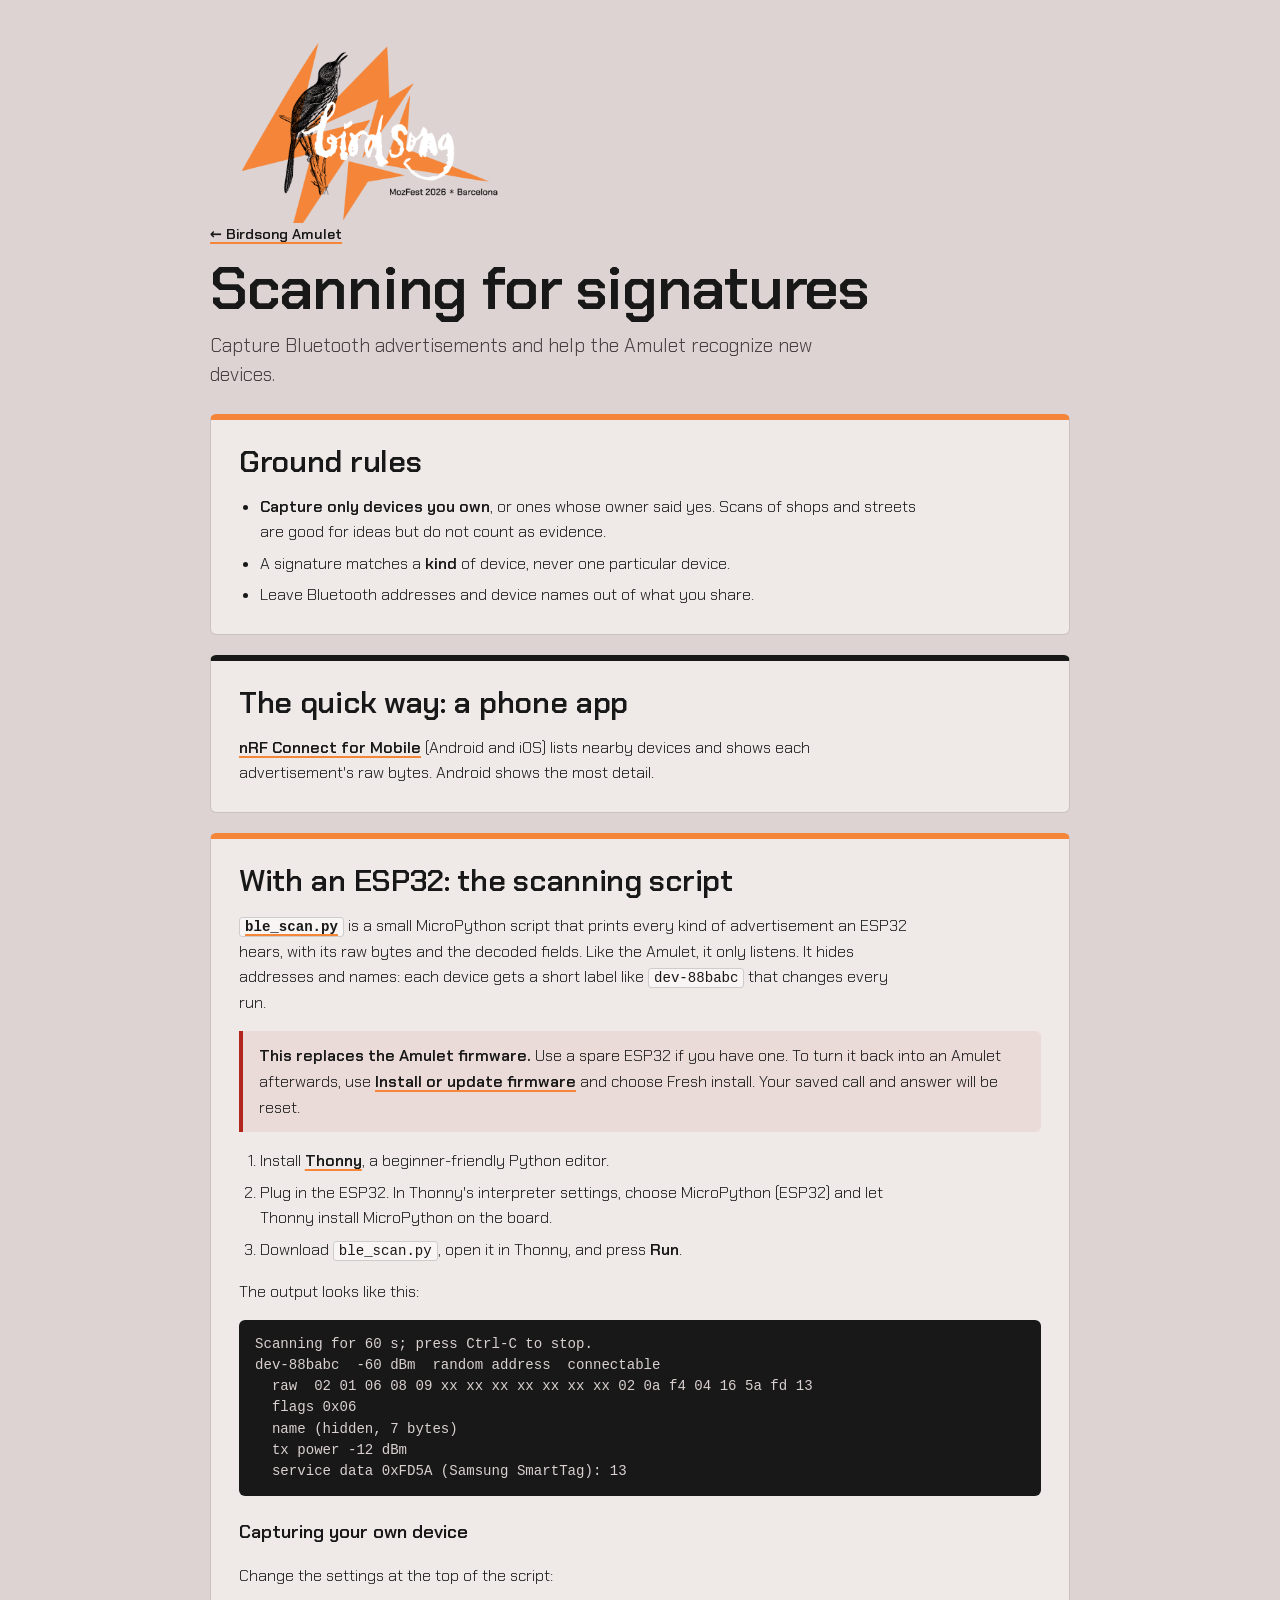
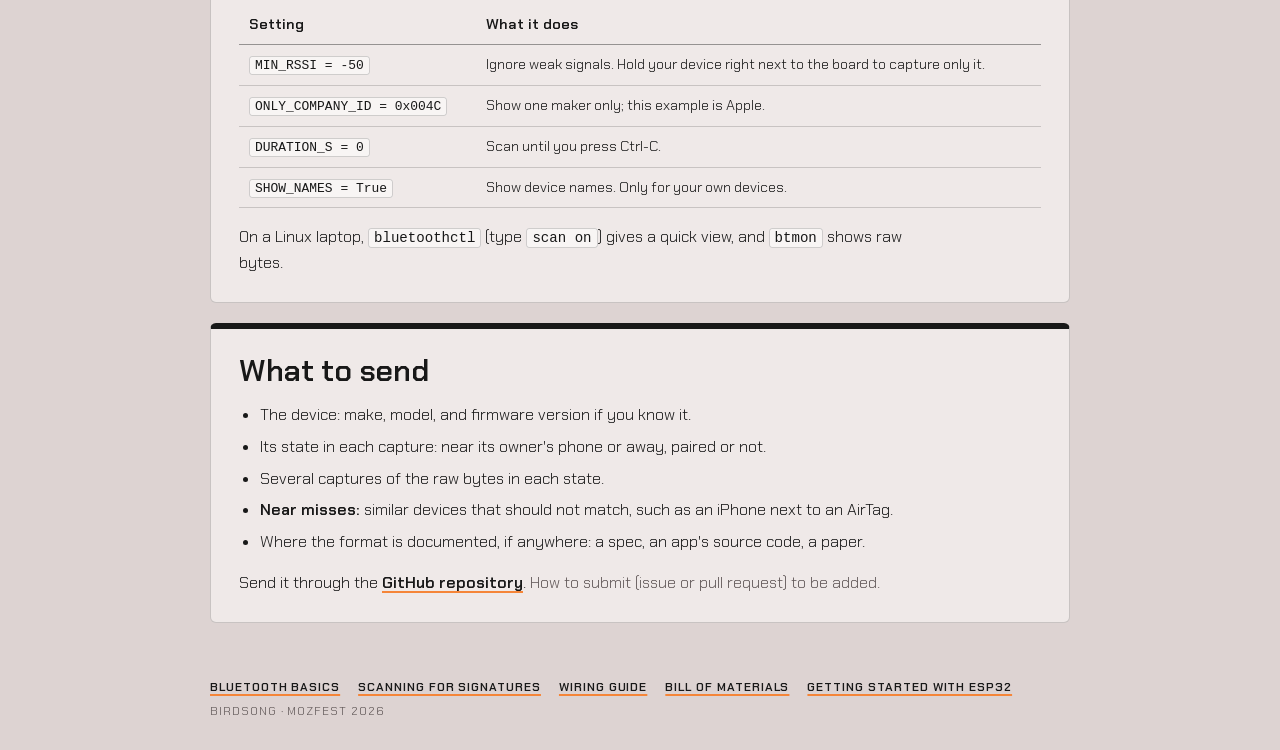
<file: web/scanning.html>
<!doctype html>
<html lang="en">
<head>
  <meta charset="utf-8">
  <meta name="viewport" content="width=device-width, initial-scale=1">
  <meta name="theme-color" content="#ddd3d2">
  <title>Scanning for signatures · Birdsong Amulet</title>
  <link rel="preload" href="fonts/chakra-petch-300-latin.woff2" as="font" type="font/woff2" crossorigin>
  <link rel="preload" href="fonts/chakra-petch-600-latin.woff2" as="font" type="font/woff2" crossorigin>
  <link rel="stylesheet" href="styles.css">
</head>
<body class="doc-page">
  <header class="masthead">
    <a class="masthead-link" href="index.html">
      <img class="masthead-art" src="birdsong-mozfest-2026.png" width="960" height="540"
        alt="Birdsong home">
    </a>
    <a class="back-link" href="index.html">&larr; Birdsong Amulet</a>
    <h1>Scanning for signatures</h1>
    <p class="lede">Capture Bluetooth advertisements and help the Amulet recognize new devices.</p>
  </header>

  <main>
    <section class="prose" aria-labelledby="ground-rules">
      <h2 id="ground-rules">Ground rules</h2>
      <ul>
        <li><strong>Capture only devices you own</strong>, or ones whose owner said yes. Scans of shops and streets are good for ideas but do not count as evidence.</li>
        <li>A signature matches a <strong>kind</strong> of device, never one particular device.</li>
        <li>Leave Bluetooth addresses and device names out of what you share.</li>
      </ul>
    </section>

    <section class="prose" aria-labelledby="phone">
      <h2 id="phone">The quick way: a phone app</h2>
      <p>
        <a href="https://www.nordicsemi.com/Products/Development-tools/nRF-Connect-for-mobile">nRF Connect for Mobile</a>
        (Android and iOS) lists nearby devices and shows each advertisement's
        raw bytes. Android shows the most detail.
      </p>
    </section>

    <section class="prose" aria-labelledby="esp32">
      <h2 id="esp32">With an ESP32: the scanning script</h2>
      <p>
        <a href="https://github.com/such-curious-methods/birdsong-amulet/blob/main/scripts/micropython/ble_scan.py"><code>ble_scan.py</code></a>
        is a small MicroPython script that prints every kind of advertisement
        an ESP32 hears, with its raw bytes and the decoded fields. Like the
        Amulet, it only listens. It hides addresses and names: each device gets
        a short label like <code>dev-88babc</code> that changes every run.
      </p>
      <div class="callout warning">
        <strong>This replaces the Amulet firmware.</strong> Use a spare ESP32 if
        you have one. To turn it back into an Amulet afterwards, use
        <a href="flash.html">Install or update firmware</a> and choose
        <em>Fresh install</em>. Your saved call and answer will be reset.
      </div>
      <ol>
        <li>Install <a href="https://thonny.org/">Thonny</a>, a beginner-friendly Python editor.</li>
        <li>Plug in the ESP32. In Thonny's interpreter settings, choose MicroPython (ESP32) and let Thonny install MicroPython on the board.</li>
        <li>Download <code>ble_scan.py</code>, open it in Thonny, and press <strong>Run</strong>.</li>
      </ol>
      <p>The output looks like this:</p>
<pre>Scanning for 60 s; press Ctrl-C to stop.
dev-88babc  -60 dBm  random address  connectable
  raw  02 01 06 08 09 xx xx xx xx xx xx xx 02 0a f4 04 16 5a fd 13
  flags 0x06
  name (hidden, 7 bytes)
  tx power -12 dBm
  service data 0xFD5A (Samsung SmartTag): 13</pre>
      <h3>Capturing your own device</h3>
      <p>Change the settings at the top of the script:</p>
      <div class="table-wrap">
        <table>
          <thead><tr><th>Setting</th><th>What it does</th></tr></thead>
          <tbody>
            <tr><td><code>MIN_RSSI = -50</code></td><td>Ignore weak signals. Hold your device right next to the board to capture only it.</td></tr>
            <tr><td><code>ONLY_COMPANY_ID = 0x004C</code></td><td>Show one maker only; this example is Apple.</td></tr>
            <tr><td><code>DURATION_S = 0</code></td><td>Scan until you press Ctrl-C.</td></tr>
            <tr><td><code>SHOW_NAMES = True</code></td><td>Show device names. Only for your own devices.</td></tr>
          </tbody>
        </table>
      </div>
      <p>
        On a Linux laptop, <code>bluetoothctl</code> (type <code>scan on</code>)
        gives a quick view, and <code>btmon</code> shows raw bytes.
      </p>
    </section>

    <section class="prose" aria-labelledby="contribute">
      <h2 id="contribute">What to send</h2>
      <ul>
        <li>The device: make, model, and firmware version if you know it.</li>
        <li>Its state in each capture: near its owner's phone or away, paired or not.</li>
        <li>Several captures of the raw bytes in each state.</li>
        <li><strong>Near misses:</strong> similar devices that should <em>not</em> match, such as an iPhone next to an AirTag.</li>
        <li>Where the format is documented, if anywhere: a spec, an app's source code, a paper.</li>
      </ul>
      <p>
        Send it through the
        <a href="https://github.com/such-curious-methods/birdsong-amulet">GitHub repository</a>.
        <span class="placeholder">How to submit (issue or pull request) to be added.</span>
      </p>
    </section>
  </main>

  <footer>
    <nav class="topic-nav" aria-label="Topics">
      <a href="bluetooth-basics.html">Bluetooth basics</a>
      <a href="scanning.html" aria-current="page">Scanning for signatures</a>
      <a href="wiring.html">Wiring guide</a>
      <a href="bom.html">Bill of materials</a>
      <a href="esp32-getting-started.html">Getting started with ESP32</a>
    </nav>
    <span>Birdsong · MozFest 2026</span>
  </footer>
</body>
</html>
</file>
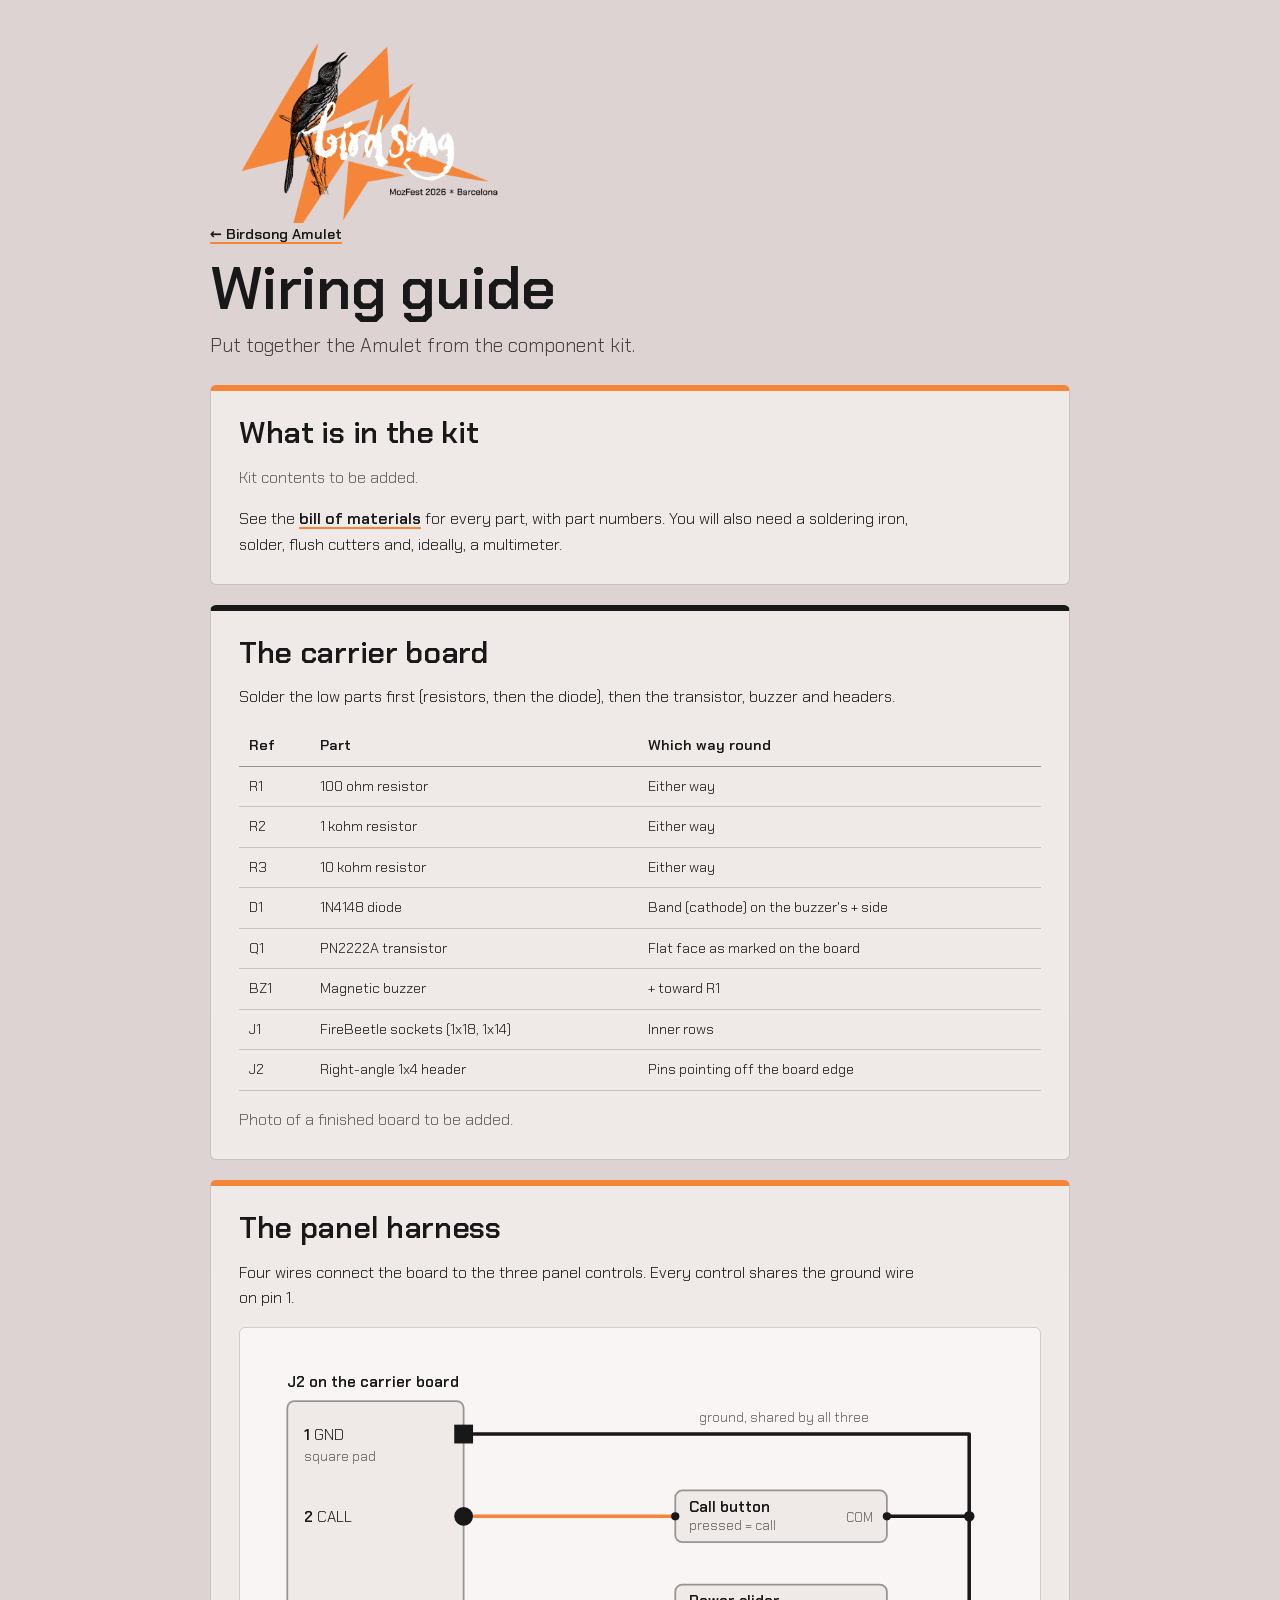
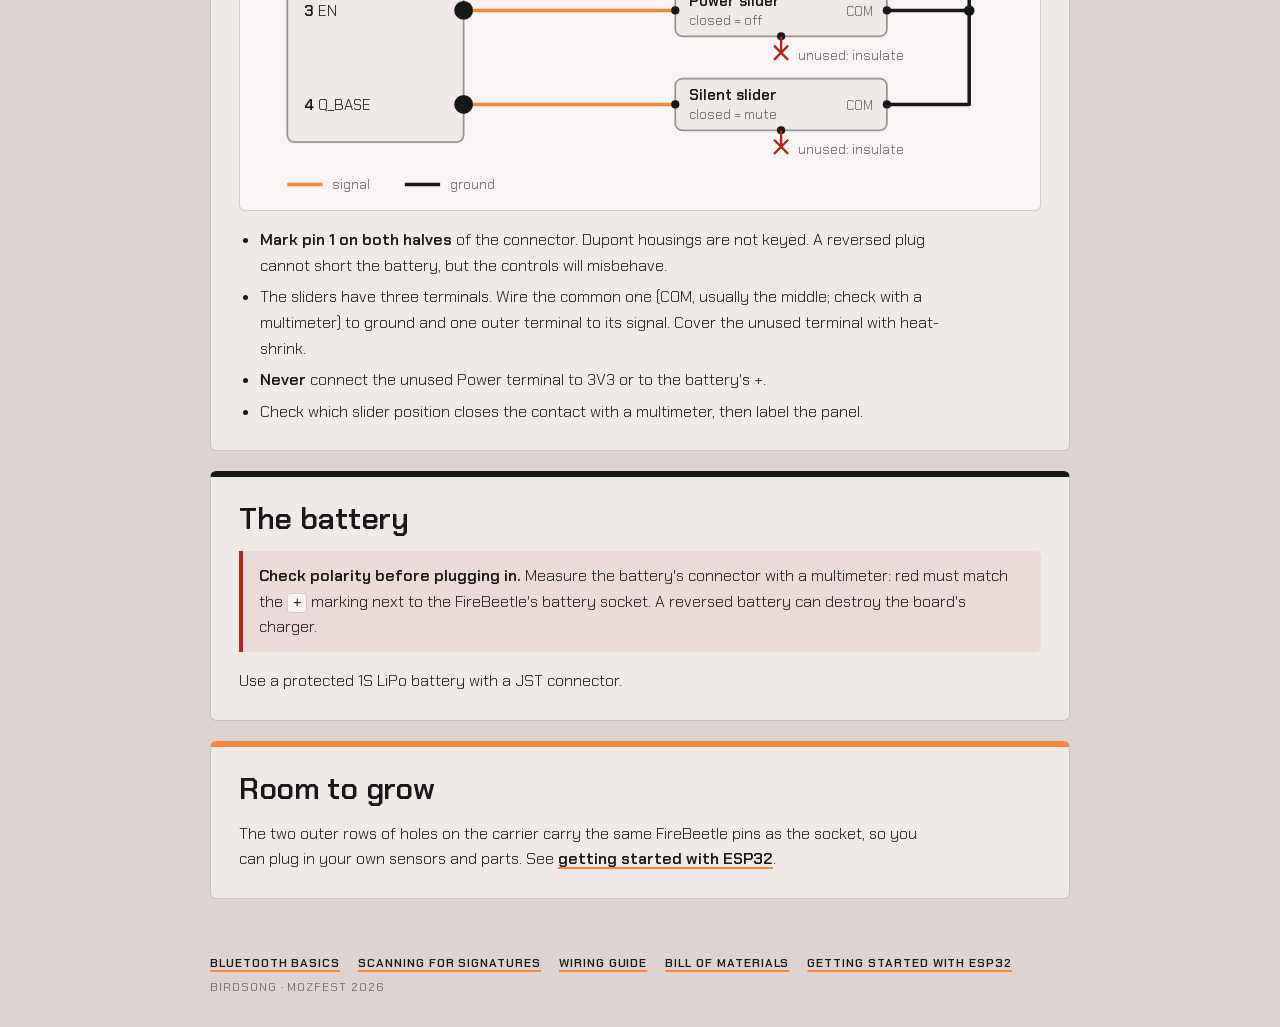
<file: web/wiring.html>
<!doctype html>
<html lang="en">
<head>
  <meta charset="utf-8">
  <meta name="viewport" content="width=device-width, initial-scale=1">
  <meta name="theme-color" content="#ddd3d2">
  <title>Wiring guide · Birdsong Amulet</title>
  <link rel="preload" href="fonts/chakra-petch-300-latin.woff2" as="font" type="font/woff2" crossorigin>
  <link rel="preload" href="fonts/chakra-petch-600-latin.woff2" as="font" type="font/woff2" crossorigin>
  <link rel="stylesheet" href="styles.css">
</head>
<body class="doc-page">
  <header class="masthead">
    <a class="masthead-link" href="index.html">
      <img class="masthead-art" src="birdsong-mozfest-2026.png" width="960" height="540"
        alt="Birdsong home">
    </a>
    <a class="back-link" href="index.html">&larr; Birdsong Amulet</a>
    <h1>Wiring guide</h1>
    <p class="lede">Put together the Amulet from the component kit.</p>
  </header>

  <main>
    <section class="prose" aria-labelledby="kit">
      <h2 id="kit">What is in the kit</h2>
      <p class="placeholder">Kit contents to be added.</p>
      <p>
        See the <a href="bom.html">bill of materials</a> for every part, with
        part numbers. You will also need a soldering iron, solder, flush
        cutters and, ideally, a multimeter.
      </p>
    </section>

    <section class="prose" aria-labelledby="board">
      <h2 id="board">The carrier board</h2>
      <p>Solder the low parts first (resistors, then the diode), then the transistor, buzzer and headers.</p>
      <div class="table-wrap">
        <table>
          <thead><tr><th>Ref</th><th>Part</th><th>Which way round</th></tr></thead>
          <tbody>
            <tr><td>R1</td><td>100 ohm resistor</td><td>Either way</td></tr>
            <tr><td>R2</td><td>1 kohm resistor</td><td>Either way</td></tr>
            <tr><td>R3</td><td>10 kohm resistor</td><td>Either way</td></tr>
            <tr><td>D1</td><td>1N4148 diode</td><td>Band (cathode) on the buzzer's + side</td></tr>
            <tr><td>Q1</td><td>PN2222A transistor</td><td>Flat face as marked on the board</td></tr>
            <tr><td>BZ1</td><td>Magnetic buzzer</td><td>+ toward R1</td></tr>
            <tr><td>J1</td><td>FireBeetle sockets (1x18, 1x14)</td><td>Inner rows</td></tr>
            <tr><td>J2</td><td>Right-angle 1x4 header</td><td>Pins pointing off the board edge</td></tr>
          </tbody>
        </table>
      </div>
      <p class="placeholder">Photo of a finished board to be added.</p>
    </section>

    <section class="prose" aria-labelledby="harness">
      <h2 id="harness">The panel harness</h2>
      <p>
        Four wires connect the board to the three panel controls. Every
        control shares the ground wire on pin 1.
      </p>
      <figure class="diagram">
        <svg viewBox="0 0 660 390" role="img" aria-labelledby="harness-title harness-desc">
          <title id="harness-title">J2 panel harness wiring</title>
          <desc id="harness-desc">J2 pin 1, ground, connects to the shared terminal of all three controls. Pin 2, CALL, goes to the call button. Pin 3, EN, goes to the power slider. Pin 4, Q_BASE, goes to the silent slider. Each slider's third terminal stays unconnected.</desc>

          <text class="label-strong" x="30" y="40">J2 on the carrier board</text>
          <rect class="part" x="30" y="52" width="150" height="290" rx="6"/>
          <rect class="pin" x="172" y="72" width="16" height="16"/>
          <circle class="pin" cx="180" cy="150" r="8"/>
          <circle class="pin" cx="180" cy="230" r="8"/>
          <circle class="pin" cx="180" cy="310" r="8"/>
          <text x="44" y="85"><tspan class="label-strong">1</tspan>  GND</text>
          <text x="44" y="155"><tspan class="label-strong">2</tspan>  CALL</text>
          <text x="44" y="235"><tspan class="label-strong">3</tspan>  EN</text>
          <text x="44" y="315"><tspan class="label-strong">4</tspan>  Q_BASE</text>
          <text class="label-note" x="44" y="103">square pad</text>

          <path class="wire-ground" d="M188 80 H610 V310 H540"/>
          <path class="wire-ground" d="M610 150 H540 M610 230 H540"/>
          <circle class="pin" cx="610" cy="150" r="4.5"/>
          <circle class="pin" cx="610" cy="230" r="4.5"/>
          <text class="label-note" x="380" y="70">ground, shared by all three</text>

          <path class="wire-signal" d="M188 150 H360 M188 230 H360 M188 310 H360"/>

          <rect class="part" x="360" y="128" width="180" height="44" rx="6"/>
          <text class="label-strong" x="372" y="146">Call button</text>
          <text class="label-note" x="372" y="162">pressed = call</text>

          <rect class="part" x="360" y="208" width="180" height="44" rx="6"/>
          <text class="label-strong" x="372" y="226">Power slider</text>
          <text class="label-note" x="372" y="242">closed = off</text>
          <circle class="pin" cx="450" cy="252" r="3.5"/>
          <path class="unused" d="M450 252 V266 M444 260 L456 272 M456 260 L444 272"/>
          <text class="label-note" x="464" y="272">unused: insulate</text>

          <rect class="part" x="360" y="288" width="180" height="44" rx="6"/>
          <text class="label-strong" x="372" y="306">Silent slider</text>
          <text class="label-note" x="372" y="322">closed = mute</text>
          <circle class="pin" cx="450" cy="332" r="3.5"/>
          <path class="unused" d="M450 332 V346 M444 340 L456 352 M456 340 L444 352"/>
          <text class="label-note" x="464" y="352">unused: insulate</text>

          <text class="label-note" x="528" y="155" text-anchor="end">COM</text>
          <circle class="pin" cx="360" cy="150" r="3.5"/>
          <circle class="pin" cx="540" cy="150" r="3.5"/>
          <text class="label-note" x="528" y="235" text-anchor="end">COM</text>
          <circle class="pin" cx="360" cy="230" r="3.5"/>
          <circle class="pin" cx="540" cy="230" r="3.5"/>
          <text class="label-note" x="528" y="315" text-anchor="end">COM</text>
          <circle class="pin" cx="360" cy="310" r="3.5"/>
          <circle class="pin" cx="540" cy="310" r="3.5"/>

          <path class="wire-signal" d="M30 378 H60"/>
          <text class="label-note" x="68" y="382">signal</text>
          <path class="wire-ground" d="M130 378 H160"/>
          <text class="label-note" x="168" y="382">ground</text>
        </svg>
      </figure>
      <ul>
        <li><strong>Mark pin 1 on both halves</strong> of the connector. Dupont housings are not keyed. A reversed plug cannot short the battery, but the controls will misbehave.</li>
        <li>The sliders have three terminals. Wire the common one (COM, usually the middle; check with a multimeter) to ground and one outer terminal to its signal. Cover the unused terminal with heat-shrink.</li>
        <li><strong>Never</strong> connect the unused Power terminal to 3V3 or to the battery's +.</li>
        <li>Check which slider position closes the contact with a multimeter, then label the panel.</li>
      </ul>
    </section>

    <section class="prose" aria-labelledby="battery">
      <h2 id="battery">The battery</h2>
      <div class="callout warning">
        <strong>Check polarity before plugging in.</strong> Measure the battery's
        connector with a multimeter: red must match the <code>+</code> marking
        next to the FireBeetle's battery socket. A reversed battery can destroy
        the board's charger.
      </div>
      <p>Use a protected 1S LiPo battery with a JST connector.</p>
    </section>

    <section class="prose" aria-labelledby="extend">
      <h2 id="extend">Room to grow</h2>
      <p>
        The two outer rows of holes on the carrier carry the same FireBeetle
        pins as the socket, so you can plug in your own sensors and parts. See
        <a href="esp32-getting-started.html">getting started with ESP32</a>.
      </p>
    </section>
  </main>

  <footer>
    <nav class="topic-nav" aria-label="Topics">
      <a href="bluetooth-basics.html">Bluetooth basics</a>
      <a href="scanning.html">Scanning for signatures</a>
      <a href="wiring.html" aria-current="page">Wiring guide</a>
      <a href="bom.html">Bill of materials</a>
      <a href="esp32-getting-started.html">Getting started with ESP32</a>
    </nav>
    <span>Birdsong · MozFest 2026</span>
  </footer>
</body>
</html>
</file>
<file: web/styles.css>
/* Birdsong / MozFest 2026 palette, sampled from the event poster: flat warm
   grey paper, one orange, near-black ink. LED colors sit in dark wells so a
   dim cyan or yellow still reads as light. */

@font-face {
  font-family: "Chakra Petch";
  font-style: normal;
  font-weight: 300;
  font-display: swap;
  src: url("fonts/chakra-petch-300-latin.woff2") format("woff2");
  unicode-range: U+0000-00FF, U+0131, U+0152-0153, U+02BB-02BC, U+02C6, U+02DA, U+02DC, U+0304, U+0308, U+0329, U+2000-206F, U+20AC, U+2122, U+2191, U+2193, U+2212, U+2215, U+FEFF, U+FFFD;
}

@font-face {
  font-family: "Chakra Petch";
  font-style: normal;
  font-weight: 300;
  font-display: swap;
  src: url("fonts/chakra-petch-300-latin-ext.woff2") format("woff2");
  unicode-range: U+0100-02BA, U+02BD-02C5, U+02C7-02CC, U+02CE-02D7, U+02DD-02FF, U+0304, U+0308, U+0329, U+1D00-1DBF, U+1E00-1E9F, U+1EF2-1EFF, U+2020, U+20A0-20AB, U+20AD-20C4, U+2113, U+2C60-2C7F, U+A720-A7FF;
}

@font-face {
  font-family: "Chakra Petch";
  font-style: normal;
  font-weight: 600;
  font-display: swap;
  src: url("fonts/chakra-petch-600-latin.woff2") format("woff2");
  unicode-range: U+0000-00FF, U+0131, U+0152-0153, U+02BB-02BC, U+02C6, U+02DA, U+02DC, U+0304, U+0308, U+0329, U+2000-206F, U+20AC, U+2122, U+2191, U+2193, U+2212, U+2215, U+FEFF, U+FFFD;
}

@font-face {
  font-family: "Chakra Petch";
  font-style: normal;
  font-weight: 600;
  font-display: swap;
  src: url("fonts/chakra-petch-600-latin-ext.woff2") format("woff2");
  unicode-range: U+0100-02BA, U+02BD-02C5, U+02C7-02CC, U+02CE-02D7, U+02DD-02FF, U+0304, U+0308, U+0329, U+1D00-1DBF, U+1E00-1E9F, U+1EF2-1EFF, U+2020, U+20A0-20AB, U+20AD-20C4, U+2113, U+2C60-2C7F, U+A720-A7FF;
}

:root {
  color-scheme: light;
  --paper: #ddd3d2;
  --card: #efe9e8;
  --field: #f8f5f4;
  --ink: #181818;
  --muted: #463f3f;
  --dim: #625959;
  --line: rgba(24, 24, 24, 0.18);
  --line-strong: rgba(24, 24, 24, 0.42);
  --orange: #f58538;
  --orange-hover: #ff9a52;
  --orange-text: #8f3a08;
  --orange-tint: rgba(245, 133, 56, 0.14);
  --good: #1d6b46;
  --bad: #b1261c;
  --well: #181818;
  --well-line: rgba(255, 255, 255, 0.12);
  --well-text: #d9d0cf;
  --radius: 6px;
  --font: "Chakra Petch", ui-sans-serif, system-ui, -apple-system, BlinkMacSystemFont, "Segoe UI", sans-serif;
  --light: 300;
  --semibold: 600;
  font-family: var(--font);
  font-weight: var(--light);
  font-synthesis: none;
}

* {
  box-sizing: border-box;
}

body {
  min-width: 320px;
  min-height: 100vh;
  margin: 0;
  overflow-x: hidden;
  color: var(--ink);
  background: var(--paper);
}

button,
select,
input {
  font: inherit;
}

button {
  color: inherit;
}

button:focus-visible,
select:focus-visible,
input:focus-visible,
a:focus-visible {
  outline: 2px solid var(--ink);
  outline-offset: 3px;
}

.masthead,
main,
footer {
  width: min(1680px, calc(100% - 40px));
  margin-inline: auto;
}

.masthead {
  padding: 32px 0 36px;
}

.masthead-art {
  display: block;
  width: min(100%, 860px);
  height: auto;
}

/* The poster links home; keep it a plain image, no underline or text color. */
.masthead-link {
  display: block;
  width: fit-content;
  max-width: 100%;
}

.eyebrow,
.section-kicker {
  margin: 0 0 10px;
  color: var(--orange-text);
  font-size: 0.74rem;
  font-weight: var(--semibold);
  letter-spacing: 0.16em;
  text-transform: uppercase;
}

.title-row {
  display: flex;
  flex-wrap: wrap;
  align-items: end;
  justify-content: space-between;
  gap: 12px 48px;
}

h1,
h2,
h3 {
  margin: 0;
  font-family: var(--font);
  font-weight: var(--semibold);
  text-wrap: balance;
}

h1 {
  max-width: 800px;
  font-size: clamp(2.2rem, 5vw, 3.8rem);
  line-height: 1;
  letter-spacing: -0.02em;
}

h2 {
  font-size: clamp(1.6rem, 3vw, 2.3rem);
  line-height: 1.05;
  letter-spacing: -0.01em;
}

.lede {
  max-width: 610px;
  margin: 12px 0 0;
  color: var(--muted);
  font-size: clamp(1rem, 2vw, 1.2rem);
  line-height: 1.5;
}

main {
  display: grid;
  grid-template-columns: minmax(0, 1fr) 320px;
  gap: 24px;
  padding-bottom: 56px;
}

.connection-panel,
.atelier,
.privacy-note {
  border: 1px solid var(--line);
  border-radius: var(--radius);
  background: var(--card);
}

.connection-panel {
  grid-column: 1 / -1;
  display: grid;
  grid-template-columns: 48px minmax(0, 1fr) auto;
  align-items: center;
  gap: 22px;
  padding: 24px 28px;
  border-left: 6px solid var(--orange);
}

/* Section numbers are small orange tags, like the poster's flat shapes. */
.section-number {
  justify-self: start;
  width: fit-content;
  padding: 4px 8px;
  border-radius: 3px;
  color: var(--ink);
  background: var(--orange);
  font-size: 0.74rem;
  font-weight: var(--semibold);
  letter-spacing: 0.1em;
  font-variant-numeric: tabular-nums;
}

.connection-copy h2 {
  font-size: 2rem;
}

.connection-copy p:last-child {
  max-width: 610px;
  margin: 10px 0 0;
  color: var(--muted);
  line-height: 1.5;
}

.connection-actions {
  display: grid;
  justify-items: stretch;
  gap: 12px;
  min-width: 214px;
}

.connection-feedback,
.browser-note {
  grid-column: 2 / -1;
  margin: -6px 0 0;
  font-size: 0.82rem;
}

.connection-feedback {
  color: var(--muted);
}

.connection-feedback[data-kind="success"] { color: var(--good); }
.connection-feedback[data-kind="error"] { color: var(--bad); }
.connection-feedback[data-kind="working"] { color: var(--orange-text); }

.browser-note {
  margin-top: -14px;
  color: var(--dim);
}

.button {
  min-height: 44px;
  padding: 10px 18px;
  border: 2px solid transparent;
  border-radius: var(--radius);
  font-weight: var(--semibold);
  letter-spacing: 0.02em;
  cursor: pointer;
  transition: transform 140ms ease, background-color 140ms ease, border-color 140ms ease, color 140ms ease;
}

.button:hover:not(:disabled) {
  transform: translateY(-2px);
}

.button:disabled {
  cursor: not-allowed;
  opacity: 0.4;
}

.button-primary {
  color: var(--ink);
  background: var(--orange);
}

.button-primary:hover:not(:disabled) {
  background: var(--orange-hover);
}

.button-secondary {
  color: var(--ink);
  border-color: var(--ink);
  background: transparent;
}

.button-secondary:hover:not(:disabled) {
  color: var(--field);
  background: var(--ink);
}

.connection-state {
  display: flex;
  align-items: center;
  justify-content: center;
  gap: 8px;
  color: var(--muted);
  font-size: 0.82rem;
}

.state-light {
  width: 9px;
  height: 9px;
  border-radius: 50%;
  background: #8c8282;
}

.connection-state[data-state="working"] .state-light {
  background: var(--orange);
}

.connection-state[data-state="connected"] .state-light {
  background: var(--good);
}

.connection-state[data-state="error"] .state-light {
  background: var(--bad);
}

.editors {
  display: grid;
  min-width: 0;
  gap: 24px;
}

.atelier {
  min-width: 0;
  padding: 30px;
}

.atelier[data-editor="call"] {
  border-top: 6px solid var(--orange);
}

.atelier[data-editor="response"] {
  border-top: 6px solid var(--ink);
}

.atelier-heading {
  margin-bottom: 22px;
}

.atelier-heading .section-number {
  margin-bottom: 16px;
}

.atelier-description {
  max-width: 520px;
  margin: 10px 0 0;
  color: var(--muted);
  line-height: 1.5;
}

.timing-panel {
  display: grid;
  grid-template-columns: repeat(2, minmax(0, 1fr));
  gap: 1px;
  margin-bottom: 18px;
  overflow: hidden;
  border: 1px solid var(--line);
  border-radius: var(--radius);
  background: var(--line);
}

.timing-control {
  position: relative;
  display: grid;
  grid-template-columns: minmax(0, 1fr) auto;
  gap: 6px 16px;
  padding: 16px 18px;
  background: var(--field);
}

.timing-name {
  font-weight: var(--semibold);
}

.timing-control input[type="range"] {
  grid-column: 1 / -1;
  width: 100%;
  margin: 6px 0 0;
  accent-color: var(--orange);
  cursor: pointer;
}

.timing-control output {
  grid-column: 2;
  grid-row: 1;
  min-width: 62px;
  color: var(--ink);
  font-weight: var(--semibold);
  font-variant-numeric: tabular-nums;
  text-align: right;
}

.scale-bar {
  display: flex;
  flex-wrap: wrap;
  align-items: center;
  gap: 10px 14px;
  margin-bottom: 12px;
  color: var(--muted);
  font-size: 0.82rem;
}

.scale-field {
  display: flex;
  align-items: center;
  gap: 9px;
}

.octave-shift {
  display: flex;
  align-items: center;
  gap: 6px;
}

.octave-shift .icon-button {
  width: 34px;
  height: 34px;
  font-size: 0.7rem;
}

.scale-field span,
.octave-shift > span {
  font-weight: var(--semibold);
  letter-spacing: 0.09em;
  text-transform: uppercase;
}

.scale-bar select {
  min-height: 34px;
  padding: 5px 8px;
  border: 1px solid var(--line-strong);
  border-radius: 4px;
  color: var(--ink);
  background: var(--field);
}

.scale-bar select:disabled {
  opacity: 0.4;
}

.audition-toggle {
  display: flex;
  align-items: center;
  gap: 7px;
  margin-left: auto;
  cursor: pointer;
}

.audition-toggle input {
  accent-color: var(--orange);
}

/* One row of step columns, like a step sequencer: slider height is pitch. */
.steps {
  display: grid;
  grid-auto-flow: column;
  grid-auto-columns: minmax(92px, 170px);
  gap: 10px;
  overflow-x: auto;
  padding-bottom: 4px;
}

.tone-card {
  --step-color: #00aa80;
  position: relative;
  display: flex;
  flex-direction: column;
  align-items: center;
  gap: 8px;
  min-width: 0;
  padding: 12px 8px;
  overflow: hidden;
  text-align: center;
  border: 1px solid var(--line);
  border-top: 4px solid var(--step-color);
  border-radius: var(--radius);
  background: var(--field);
}

.tone-card.playing {
  border-color: var(--step-color);
  box-shadow:
    0 0 0 2px var(--step-color),
    0 6px 18px color-mix(in srgb, var(--step-color) 35%, transparent);
}

.step-number,
.frequency,
.color-value {
  font-variant-numeric: tabular-nums;
}

.step-number {
  color: var(--orange-text);
  font-size: 0.74rem;
  font-weight: var(--semibold);
  letter-spacing: 0.12em;
}

.reorder-buttons {
  display: flex;
  gap: 4px;
}

.icon-button {
  width: 30px;
  height: 28px;
  padding: 0;
  border: 1px solid var(--line-strong);
  border-radius: 4px;
  color: var(--ink);
  background: transparent;
  cursor: pointer;
}

.icon-button:hover:not(:disabled) {
  background: var(--orange-tint);
}

.icon-button:disabled {
  cursor: default;
  opacity: 0.25;
}

.nudge-button {
  width: 100%;
  font-size: 0.7rem;
}

/* The pitch column is a dark well so the note's LED color reads as light.
   The faint lines mark each C (C5, C6, C7) at the same height in every
   column; the inset matches half the native slider thumb. */
.pitch-track {
  --knob-height: 14px; /* Matches KNOB_HEIGHT_PX in app.js. */
  position: relative;
  width: 100%;
  height: 200px;
  border-radius: 4px;
  background: var(--well);
  cursor: grab;
  touch-action: none;
}

.pitch-track.dragging {
  cursor: grabbing;
}

.pitch-track::before {
  position: absolute;
  inset: calc(var(--knob-height) / 2) 0;
  border-bottom: 1px solid var(--well-line);
  background: repeating-linear-gradient(to bottom, var(--well-line) 0 1px, transparent 1px 25%);
  content: "";
  pointer-events: none;
}

.pitch-rail,
.pitch-fill {
  position: absolute;
  left: 50%;
  width: 4px;
  border-radius: 2px;
  transform: translateX(-50%);
  pointer-events: none;
}

.pitch-rail {
  top: 0;
  bottom: 0;
  background: rgba(255, 255, 255, 0.16);
}

.pitch-fill {
  bottom: 0;
  height: calc((var(--knob-height) / 2) + (100% - var(--knob-height)) * var(--pitch));
  background: var(--step-color);
  box-shadow: 0 0 10px color-mix(in srgb, var(--step-color) 60%, transparent);
}

/* Spans most of the column to show the whole width is grabbable. */
.pitch-knob {
  position: absolute;
  right: 10%;
  bottom: calc((100% - var(--knob-height)) * var(--pitch));
  left: 10%;
  height: var(--knob-height);
  border: 1px solid color-mix(in srgb, var(--step-color) 60%, white);
  border-radius: calc(var(--knob-height) / 2);
  background: var(--step-color);
  box-shadow: 0 0 14px color-mix(in srgb, var(--step-color) 60%, transparent);
  pointer-events: none;
  transition: transform 120ms ease;
}

.pitch-track:hover .pitch-knob,
.pitch-track.dragging .pitch-knob {
  transform: scaleY(1.2);
}

.pitch-track:has(.pitch-slider:focus-visible) {
  outline: 2px solid var(--ink);
  outline-offset: 3px;
}

/* The native slider is invisible: it supplies keyboard control and screen
   reader semantics, while .pitch-track handles pointer input. */
.pitch-slider {
  position: absolute;
  inset: 0;
  width: 100%;
  height: 100%;
  margin: 0;
  writing-mode: vertical-lr;
  direction: rtl;
  opacity: 0;
  pointer-events: none;
}

.note-field {
  width: 100%;
}

.rest-toggle {
  padding: 4px 10px;
  border: 1px solid var(--line-strong);
  border-radius: 4px;
  color: var(--muted);
  background: transparent;
  font-size: 0.7rem;
  font-weight: var(--semibold);
  letter-spacing: 0.08em;
  text-transform: uppercase;
  cursor: pointer;
}

.rest-toggle[aria-pressed="true"] {
  border-color: var(--ink);
  color: var(--ink);
  background: var(--orange);
}

/* A rest keeps its column and light but has no pitch to show. */
.tone-card.rest .pitch-knob,
.tone-card.rest .pitch-fill,
.tone-card.rest .pitch-rail {
  display: none;
}

.tone-card.rest .pitch-track {
  cursor: default;
}

.tone-card.rest .pitch-track::after {
  position: absolute;
  inset: 0;
  display: flex;
  align-items: center;
  justify-content: center;
  color: var(--well-text);
  font-size: 0.74rem;
  font-weight: var(--semibold);
  letter-spacing: 0.14em;
  text-transform: uppercase;
  content: "Rest";
}

.tone-card.rest .note-select {
  opacity: 0.55;
}

.note-select {
  width: 100%;
  min-height: 36px;
  padding: 6px 4px;
  border: 1px solid var(--line-strong);
  border-radius: 4px;
  color: var(--ink);
  background: var(--card);
  font-weight: var(--semibold);
  text-align: center;
}

.tone-card.off-scale .note-select {
  border-style: dashed;
  border-color: var(--dim);
  color: var(--dim);
}

.color-field {
  display: flex;
  justify-content: center;
}

.sr-only {
  position: absolute;
  width: 1px;
  height: 1px;
  overflow: hidden;
  clip-path: inset(50%);
  white-space: nowrap;
}

input[type="color"] {
  width: 38px;
  height: 30px;
  padding: 0;
  border: 0;
  background: transparent;
  cursor: pointer;
}

input[type="color"]::-webkit-color-swatch-wrapper {
  padding: 0;
}

input[type="color"]::-webkit-color-swatch {
  border: 2px solid var(--ink);
  border-radius: 4px;
}

.color-value {
  color: var(--ink);
  font-size: 0.75rem;
  letter-spacing: 0;
}

.frequency {
  color: var(--dim);
  font-size: 0.72rem;
}

.remove-button {
  position: relative;
  z-index: 1;
  margin-top: auto;
  padding: 0;
  border: 0;
  color: var(--bad);
  background: transparent;
  font-size: 0.78rem;
  cursor: pointer;
}

.remove-button:disabled {
  cursor: default;
  opacity: 0.25;
}

.add-step-cell {
  display: flex;
}

.add-step-cell[hidden] {
  display: none;
}

/* Fills a whole strip cell, the same size as a note column. */
.add-step-button {
  display: flex;
  flex: 1;
  flex-direction: column;
  align-items: center;
  justify-content: center;
  gap: 10px;
  min-height: 120px;
  padding: 12px 8px;
  border: 2px dashed var(--line-strong);
  border-radius: var(--radius);
  color: var(--muted);
  background: transparent;
  font-size: 0.82rem;
  font-weight: var(--semibold);
  letter-spacing: 0.04em;
  cursor: pointer;
  transition: border-color 140ms ease, color 140ms ease, background-color 140ms ease;
}

.add-step-button:hover,
.add-step-button:focus-visible {
  border-color: var(--ink);
  color: var(--ink);
  background: var(--orange-tint);
}

.add-step-plus {
  font-size: 2rem;
  font-weight: var(--light);
  line-height: 1;
}

.compose-tools {
  display: flex;
  align-items: center;
  gap: 18px;
  padding: 18px 0 22px;
}

.paint-all {
  display: flex;
  align-items: center;
  gap: 9px;
  color: var(--muted);
  font-size: 0.82rem;
}

.paint-all input {
  width: 31px;
  height: 28px;
}

.text-button {
  padding: 3px 0;
  border: 0;
  border-bottom: 2px solid var(--orange);
  color: var(--ink);
  background: transparent;
  font-size: 0.82rem;
  font-weight: var(--semibold);
  cursor: pointer;
}

.text-button:hover:not(:disabled) {
  color: var(--orange-text);
}

.text-button:disabled {
  cursor: not-allowed;
  opacity: 0.35;
}

.duration {
  margin: 0 0 0 auto;
  color: var(--dim);
  font-size: 0.78rem;
  font-variant-numeric: tabular-nums;
}

.action-bar {
  padding: 16px 18px;
  border-radius: var(--radius);
  background: var(--orange-tint);
}

.action-buttons {
  display: flex;
  flex-wrap: wrap;
  align-items: center;
  gap: 10px 14px;
}

.feedback {
  min-height: 24px;
  margin-top: 14px;
  color: var(--muted);
  font-size: 0.86rem;
}

.feedback[data-kind="success"] { color: var(--good); }
.feedback[data-kind="error"] { color: var(--bad); }
.feedback[data-kind="working"] { color: var(--orange-text); }

.privacy-note {
  align-self: start;
  padding: 26px;
  border-top: 6px solid var(--ink);
}

.privacy-note h2 {
  font-size: 1.8rem;
}

.privacy-note p:last-child {
  margin: 14px 0 0;
  color: var(--muted);
  line-height: 1.6;
}

a {
  color: var(--ink);
  font-weight: var(--semibold);
  text-decoration-color: var(--orange);
  text-decoration-thickness: 2px;
  text-underline-offset: 3px;
}

a:hover {
  color: var(--orange-text);
}

.firmware-link {
  color: var(--muted);
  font-size: 0.9rem;
}

footer {
  display: flex;
  flex-wrap: wrap;
  justify-content: space-between;
  gap: 8px 18px;
  padding: 0 0 32px;
  color: var(--dim);
  font-size: 0.74rem;
  letter-spacing: 0.08em;
  text-transform: uppercase;
}

/* Landing page: one narrow column of link cards and a resource list. */
.landing-page .masthead,
.landing-page main,
.landing-page footer {
  width: min(980px, calc(100% - 40px));
}

.landing-page .masthead h1 {
  margin-top: 8px;
}

.landing-page main {
  grid-template-columns: minmax(0, 1fr);
  gap: 32px;
}

.link-list {
  display: grid;
  grid-template-columns: repeat(auto-fit, minmax(220px, 1fr));
  gap: 16px;
}

.link-card {
  display: grid;
  align-content: start;
  gap: 4px;
  padding: 22px;
  border: 1px solid var(--line);
  border-top: 6px solid var(--orange);
  border-radius: var(--radius);
  color: var(--ink);
  background: var(--card);
  font-weight: var(--light);
  text-decoration: none;
  transition: transform 140ms ease, border-color 140ms ease;
}

.link-card:hover {
  color: var(--ink);
  border-color: var(--ink);
  transform: translateY(-2px);
}

.link-card .section-kicker {
  margin-bottom: 6px;
}

.link-title {
  font-size: 1.4rem;
  font-weight: var(--semibold);
  line-height: 1.15;
}

.link-note {
  color: var(--muted);
  font-size: 0.9rem;
}

.resources {
  padding: 26px;
  border: 1px solid var(--line);
  border-top: 6px solid var(--ink);
  border-radius: var(--radius);
  background: var(--card);
}

.resource-list {
  display: grid;
  gap: 12px;
  margin: 18px 0 0;
  padding: 0;
  list-style: none;
}

.resource-list span {
  display: block;
  margin-top: 2px;
  color: var(--muted);
  font-size: 0.9rem;
}

/* Topic pages: a compact poster header that links home, then reading cards. */
.doc-page .masthead,
.doc-page main,
.doc-page footer {
  width: min(860px, calc(100% - 40px));
}

.doc-page .masthead {
  padding-bottom: 24px;
}

.doc-page .masthead-art {
  width: min(100%, 340px);
}

.doc-page .masthead h1 {
  margin-top: 6px;
}

.doc-page main {
  grid-template-columns: minmax(0, 1fr);
  gap: 20px;
}

.back-link {
  display: inline-block;
  margin-bottom: 10px;
  font-size: 0.9rem;
}

.prose {
  padding: 26px 28px;
  border: 1px solid var(--line);
  border-top: 6px solid var(--orange);
  border-radius: var(--radius);
  background: var(--card);
  line-height: 1.6;
}

.prose:nth-of-type(even) {
  border-top-color: var(--ink);
}

.prose > :first-child {
  margin-top: 0;
}

.prose > :last-child {
  margin-bottom: 0;
}

.prose h2 {
  margin-bottom: 12px;
  font-size: clamp(1.4rem, 3vw, 1.9rem);
}

.prose h3 {
  margin: 22px 0 8px;
  font-size: 1.15rem;
}

.prose p,
.prose li {
  max-width: 68ch;
}

.prose ul,
.prose ol {
  padding-left: 1.3em;
}

.prose li + li {
  margin-top: 6px;
}

.prose strong {
  font-weight: var(--semibold);
}

code,
pre,
kbd {
  font-family: ui-monospace, SFMono-Regular, Menlo, Consolas, monospace;
  font-size: 0.88em;
}

:not(pre) > code,
kbd {
  padding: 1px 5px;
  border: 1px solid var(--line);
  border-radius: 3px;
  background: var(--field);
}

pre {
  overflow-x: auto;
  margin: 14px 0;
  padding: 14px 16px;
  border-radius: var(--radius);
  color: var(--well-text);
  background: var(--well);
  line-height: 1.5;
}

.table-wrap {
  overflow-x: auto;
  margin: 14px 0;
}

.prose table {
  width: 100%;
  border-collapse: collapse;
  font-size: 0.92rem;
}

.prose th,
.prose td {
  padding: 8px 10px;
  border-bottom: 1px solid var(--line);
  text-align: left;
  vertical-align: top;
}

.prose th {
  font-weight: var(--semibold);
  border-bottom-color: var(--line-strong);
}

.prose td.num {
  text-align: right;
  font-variant-numeric: tabular-nums;
}

.callout {
  margin: 16px 0;
  padding: 12px 16px;
  border-left: 4px solid var(--orange);
  border-radius: 0 var(--radius) var(--radius) 0;
  background: var(--orange-tint);
}

.callout.warning {
  border-left-color: var(--bad);
  background: rgba(177, 38, 28, 0.08);
}

.placeholder {
  color: var(--dim);
  font-style: italic;
}

.diagram {
  margin: 16px 0;
  padding: 12px;
  overflow-x: auto;
  border: 1px solid var(--line);
  border-radius: var(--radius);
  background: var(--field);
}

.diagram svg {
  display: block;
  width: 100%;
  min-width: 560px;
  height: auto;
}

.diagram text {
  fill: var(--ink);
  font-family: var(--font);
  font-size: 13px;
}

.diagram .label-strong {
  font-weight: var(--semibold);
}

.diagram .label-note {
  fill: var(--dim);
  font-size: 11.5px;
}

.diagram .part {
  fill: var(--card);
  stroke: var(--line-strong);
  stroke-width: 1.5;
}

.diagram .pin {
  fill: var(--ink);
}

.diagram .wire-ground {
  fill: none;
  stroke: var(--ink);
  stroke-width: 3;
  stroke-linejoin: round;
}

.diagram .wire-signal {
  fill: none;
  stroke: var(--orange);
  stroke-width: 3;
}

.diagram .unused {
  fill: none;
  stroke: var(--bad);
  stroke-width: 2;
}

.topic-nav {
  display: flex;
  flex-wrap: wrap;
  gap: 8px 18px;
}

@media (max-width: 1180px) {
  .compose-tools {
    flex-wrap: wrap;
  }
}

@media (max-width: 1050px) {
  main {
    grid-template-columns: 1fr;
  }

  .editors,
  .privacy-note {
    grid-column: 1;
  }

  .connection-panel {
    grid-template-columns: 38px 1fr;
  }

  .connection-actions,
  .connection-feedback,
  .browser-note {
    grid-column: 2;
  }

  .connection-actions {
    justify-self: start;
  }
}

@media (max-width: 650px) {
  .masthead,
  main,
  footer {
    width: min(100% - 32px, 1680px);
  }

  .masthead {
    padding: 16px 0 24px;
  }

  .connection-panel {
    display: block;
    padding: 22px;
  }

  .connection-panel .section-number {
    margin-bottom: 14px;
  }

  .connection-actions {
    margin-top: 20px;
  }

  .browser-note {
    margin-top: 8px;
  }

  .connection-feedback {
    margin-top: 14px;
  }

  .atelier {
    padding: 22px 16px;
  }

  .compose-tools {
    display: grid;
    align-items: stretch;
  }

  .steps {
    grid-auto-flow: row;
    grid-template-columns: repeat(2, minmax(0, 1fr));
    overflow-x: visible;
  }

  /* A vertical slider fights page scrolling on touch screens. */
  .pitch-track {
    display: none;
  }

  .audition-toggle {
    margin-left: 0;
  }

  .timing-panel {
    grid-template-columns: 1fr;
  }

  .duration {
    margin-left: 0;
  }

  .action-buttons {
    display: grid;
    align-items: stretch;
  }
}

@media (prefers-reduced-motion: reduce) {
  *,
  *::before,
  *::after {
    scroll-behavior: auto !important;
    transition-duration: 0.01ms !important;
  }
}
</file>
<file: web/flash.css>
/* Shared by flash.html and flash-help.html, on top of styles.css. */

.flash-page .masthead,
.flash-page main,
.flash-page footer {
  width: min(980px, calc(100% - 40px));
}

.flash-page main {
  grid-template-columns: minmax(0, 1fr);
}

.flash-page h1 {
  font-size: clamp(2.2rem, 5vw, 3.8rem);
}

.flash-panel {
  padding: 34px;
  border: 1px solid var(--line);
  border-top: 6px solid var(--orange);
  border-radius: var(--radius);
  background: var(--card);
}

.flash-panel.fresh {
  border-top-color: var(--ink);
}

.flash-panel h2 {
  margin-bottom: 16px;
  font-size: clamp(1.8rem, 3.4vw, 2.6rem);
}

.flash-panel p,
.flash-panel li {
  color: var(--muted);
  line-height: 1.65;
}

.flash-panel ol,
.flash-panel ul {
  padding-left: 1.3em;
}

.flash-panel strong {
  color: var(--ink);
}

.flash-action {
  display: flex;
  flex-wrap: wrap;
  align-items: center;
  gap: 14px 20px;
  margin-top: 22px;
}

.flash-warning {
  color: var(--bad);
}

.firmware-version {
  color: var(--dim);
  font-size: 0.78rem;
  font-variant-numeric: tabular-nums;
}

esp-web-install-button {
  --esp-tools-button-color: #f58538;
  --esp-tools-button-text-color: #181818;
}

.install-note {
  color: var(--bad);
}

/* Help page */
.gotcha {
  padding: 22px 0;
  border-top: 1px solid var(--line);
}

.gotcha:first-of-type {
  border-top: 0;
  padding-top: 0;
}

.gotcha h3 {
  margin: 0 0 10px;
  color: var(--ink);
  font-size: 1.3rem;
}

.gotcha dl {
  display: grid;
  grid-template-columns: max-content minmax(0, 1fr);
  gap: 8px 16px;
  margin: 0;
}

.gotcha dt {
  color: var(--orange-text);
  font-size: 0.74rem;
  font-weight: var(--semibold);
  letter-spacing: 0.12em;
  line-height: 1.9;
  text-transform: uppercase;
}

.gotcha dd {
  margin: 0;
  color: var(--muted);
  line-height: 1.65;
}

.gotcha code {
  color: var(--ink);
}

@media (max-width: 650px) {
  .flash-panel {
    padding: 24px 16px;
  }

  .gotcha dl {
    grid-template-columns: 1fr;
  }
}
</file>
